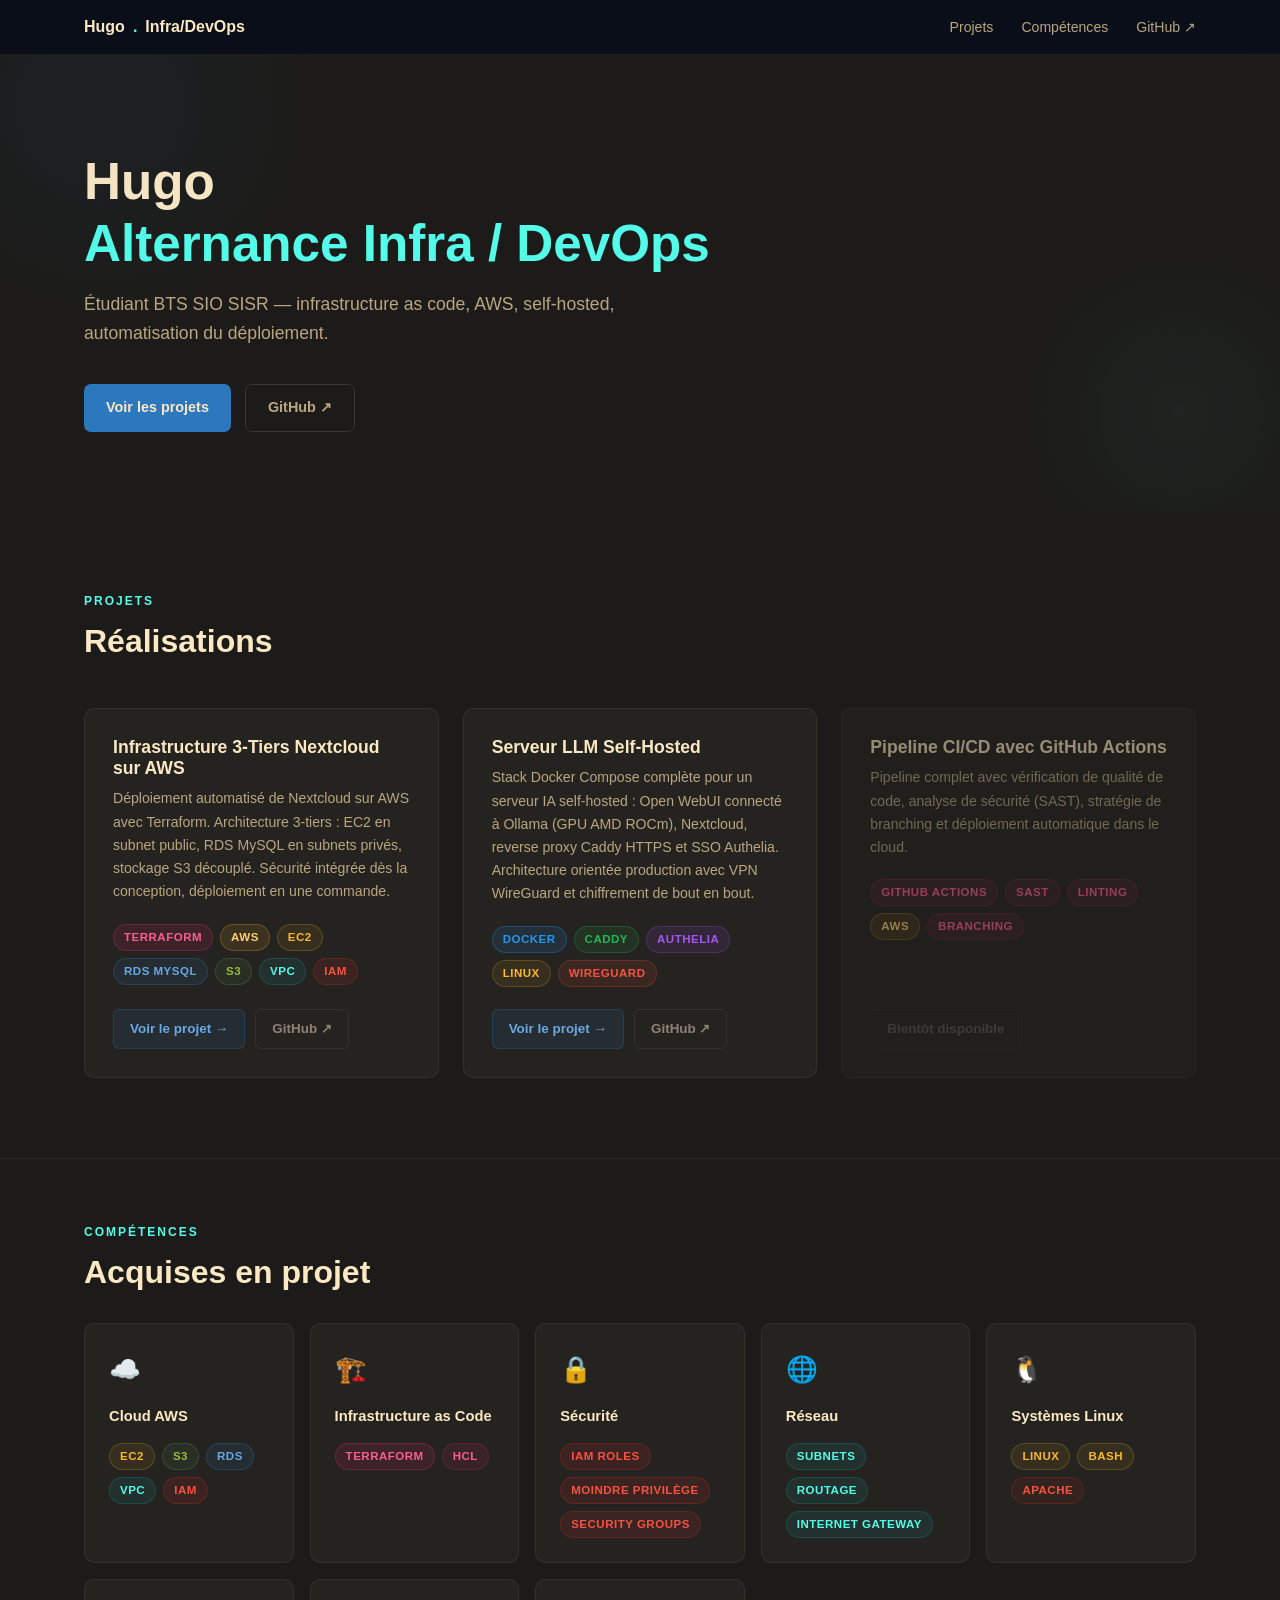
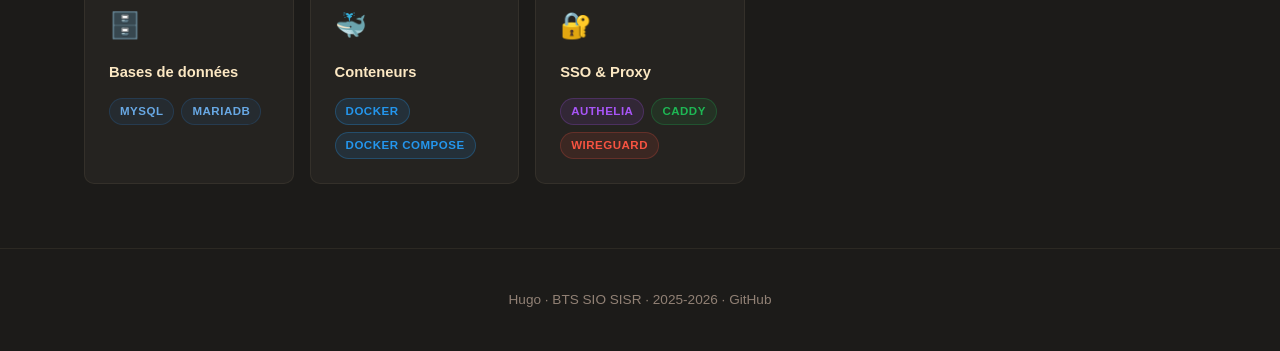
<file: index.html>
<!DOCTYPE html>
<html lang="fr">
<head>
  <meta charset="UTF-8" />
  <meta name="viewport" content="width=device-width, initial-scale=1.0" />
  <title>Hugo — Portfolio Alternance Infra / DevOps</title>
  <meta name="description" content="Portfolio Alternance Infra / DevOps — Infrastructure as code, AWS, self-hosted, automatisation." />
  <link rel="stylesheet" href="css/style.css" />
  <style>
    .skills-section { padding: 64px 0; border-top: 1px solid var(--border); }
    .skill-block {
      background: var(--bg-card);
      border: 1px solid var(--border);
      border-radius: var(--radius);
      padding: 24px;
      display: flex;
      flex-direction: column;
      gap: 14px;
      transition: all var(--transition);
    }
    .skill-block:hover { border-color: var(--border-hover); background: var(--bg-card-hover); }
    .skill-block-icon { font-size: 1.6rem; }
    .skill-block-title {
      font-size: 0.92rem;
      font-weight: 700;
      color: var(--text-primary);
    }
    .skill-blocks-grid {
      display: grid;
      grid-template-columns: repeat(auto-fill, minmax(200px, 1fr));
      gap: 16px;
    }
  </style>
</head>
<body>

  <!-- NAV -->
  <nav>
    <div class="container nav-inner">
      <span class="nav-logo">Hugo<span class="dot">.</span>Infra/DevOps</span>
      <ul class="nav-links">
        <li><a href="#projets">Projets</a></li>
        <li><a href="#competences">Compétences</a></li>
        <li><a href="https://github.com/HugoLeonardi" target="_blank" rel="noopener">GitHub ↗</a></li>
      </ul>
    </div>
  </nav>

  <!-- HERO -->
  <header class="hero">
    <div class="container">
      <h1>Hugo<br><span class="gradient">Alternance Infra / DevOps</span></h1>
      <p class="hero-sub">
        Étudiant BTS SIO SISR — infrastructure as code, AWS, self-hosted, automatisation du déploiement.
      </p>
      <div class="hero-actions">
        <a href="#projets" class="btn btn-primary">Voir les projets</a>
        <a href="https://github.com/HugoLeonardi" target="_blank" rel="noopener" class="btn btn-outline">GitHub ↗</a>
      </div>
    </div>
  </header>

  <!-- PROJETS -->
  <section id="projets">
    <div class="container">
      <div class="section-header">
        <p class="section-label">Projets</p>
        <h2>Réalisations</h2>
      </div>

      <div class="projects-grid">

        <!-- Projet 1 -->
        <article class="project-card">
          <h3 class="card-title">Infrastructure 3-Tiers Nextcloud sur AWS</h3>
          <p class="card-desc">
            Déploiement automatisé de Nextcloud sur AWS avec Terraform. Architecture
            3-tiers : EC2 en subnet public, RDS MySQL en subnets privés, stockage S3
            découplé. Sécurité intégrée dès la conception, déploiement en une commande.
          </p>
          <div class="card-tags">
            <div class="tags">
              <span class="tag tag-terraform">Terraform</span>
              <span class="tag tag-aws">AWS</span>
              <span class="tag tag-ec2">EC2</span>
              <span class="tag tag-rds">RDS MySQL</span>
              <span class="tag tag-s3">S3</span>
              <span class="tag tag-vpc">VPC</span>
              <span class="tag tag-iam">IAM</span>
            </div>
          </div>
          <div class="card-footer">
            <a href="projects/nextcloud-terraform.html" class="card-link card-link-primary">Voir le projet →</a>
            <a href="https://github.com/HugoLeonardi/Nextcloud-terraform" target="_blank" rel="noopener" class="card-link card-link-ghost">GitHub ↗</a>
          </div>
        </article>

        <!-- Projet 2 -->
        <article class="project-card">
          <h3 class="card-title">Serveur LLM Self-Hosted</h3>
          <p class="card-desc">
            Stack Docker Compose complète pour un serveur IA self-hosted : Open WebUI connecté
            à Ollama (GPU AMD ROCm), Nextcloud, reverse proxy Caddy HTTPS et SSO Authelia.
            Architecture orientée production avec VPN WireGuard et chiffrement de bout en bout.
          </p>
          <div class="card-tags">
            <div class="tags">
              <span class="tag tag-docker">Docker</span>
              <span class="tag tag-caddy">Caddy</span>
              <span class="tag tag-authelia">Authelia</span>
              <span class="tag tag-linux">Linux</span>
              <span class="tag tag-wireguard">WireGuard</span>
            </div>
          </div>
          <div class="card-footer">
            <a href="projects/llm-server.html" class="card-link card-link-primary">Voir le projet →</a>
            <a href="https://github.com/HugoLeonardi/llm-server" target="_blank" rel="noopener" class="card-link card-link-ghost">GitHub ↗</a>
          </div>
        </article>

        <!-- À venir : CI/CD -->
        <article class="project-card card-soon">
          <h3 class="card-title">Pipeline CI/CD avec GitHub Actions</h3>
          <p class="card-desc">
            Pipeline complet avec vérification de qualité de code, analyse de sécurité (SAST),
            stratégie de branching et déploiement automatique dans le cloud.
          </p>
          <div class="card-tags">
            <div class="tags">
              <span class="tag tag-iac">GitHub Actions</span>
              <span class="tag tag-iac">SAST</span>
              <span class="tag tag-iac">Linting</span>
              <span class="tag tag-aws">AWS</span>
              <span class="tag tag-iac">Branching</span>
            </div>
          </div>
          <div class="card-footer">
            <span class="card-link card-link-ghost" style="cursor:default;opacity:.5">Bientôt disponible</span>
          </div>
        </article>

      </div>
    </div>
  </section>

  <!-- COMPÉTENCES -->
  <section id="competences" class="skills-section">
    <div class="container">
      <div class="section-header" style="margin-bottom:32px;">
        <p class="section-label">Compétences</p>
        <h2>Acquises en projet</h2>
      </div>
      <div class="skill-blocks-grid">

        <div class="skill-block">
          <div class="skill-block-icon">☁️</div>
          <div class="skill-block-title">Cloud AWS</div>
          <div class="tags">
            <span class="tag tag-ec2">EC2</span>
            <span class="tag tag-s3">S3</span>
            <span class="tag tag-rds">RDS</span>
            <span class="tag tag-vpc">VPC</span>
            <span class="tag tag-iam">IAM</span>
          </div>
        </div>

        <div class="skill-block">
          <div class="skill-block-icon">🏗️</div>
          <div class="skill-block-title">Infrastructure as Code</div>
          <div class="tags">
            <span class="tag tag-terraform">Terraform</span>
            <span class="tag tag-iac">HCL</span>
          </div>
        </div>

        <div class="skill-block">
          <div class="skill-block-icon">🔒</div>
          <div class="skill-block-title">Sécurité</div>
          <div class="tags">
            <span class="tag tag-iam">IAM Roles</span>
            <span class="tag tag-iam">Moindre privilège</span>
            <span class="tag tag-iam">Security Groups</span>
          </div>
        </div>

        <div class="skill-block">
          <div class="skill-block-icon">🌐</div>
          <div class="skill-block-title">Réseau</div>
          <div class="tags">
            <span class="tag tag-vpc">Subnets</span>
            <span class="tag tag-vpc">Routage</span>
            <span class="tag tag-vpc">Internet Gateway</span>
          </div>
        </div>

        <div class="skill-block">
          <div class="skill-block-icon">🐧</div>
          <div class="skill-block-title">Systèmes Linux</div>
          <div class="tags">
            <span class="tag tag-linux">Linux</span>
            <span class="tag tag-linux">Bash</span>
            <span class="tag tag-apache">Apache</span>
          </div>
        </div>

        <div class="skill-block">
          <div class="skill-block-icon">🗄️</div>
          <div class="skill-block-title">Bases de données</div>
          <div class="tags">
            <span class="tag tag-mysql">MySQL</span>
            <span class="tag tag-mysql">MariaDB</span>
          </div>
        </div>

        <div class="skill-block">
          <div class="skill-block-icon">🐳</div>
          <div class="skill-block-title">Conteneurs</div>
          <div class="tags">
            <span class="tag tag-docker">Docker</span>
            <span class="tag tag-docker">Docker Compose</span>
          </div>
        </div>

        <div class="skill-block">
          <div class="skill-block-icon">🔐</div>
          <div class="skill-block-title">SSO &amp; Proxy</div>
          <div class="tags">
            <span class="tag tag-authelia">Authelia</span>
            <span class="tag tag-caddy">Caddy</span>
            <span class="tag tag-wireguard">WireGuard</span>
          </div>
        </div>

      </div>
    </div>
  </section>

  <!-- FOOTER -->
  <footer>
    <div class="container">
      <p>Hugo · BTS SIO SISR · 2025-2026 ·
        <a href="https://github.com/HugoLeonardi" target="_blank" rel="noopener">GitHub</a>
      </p>
    </div>
  </footer>

</body>
</html>
</file>
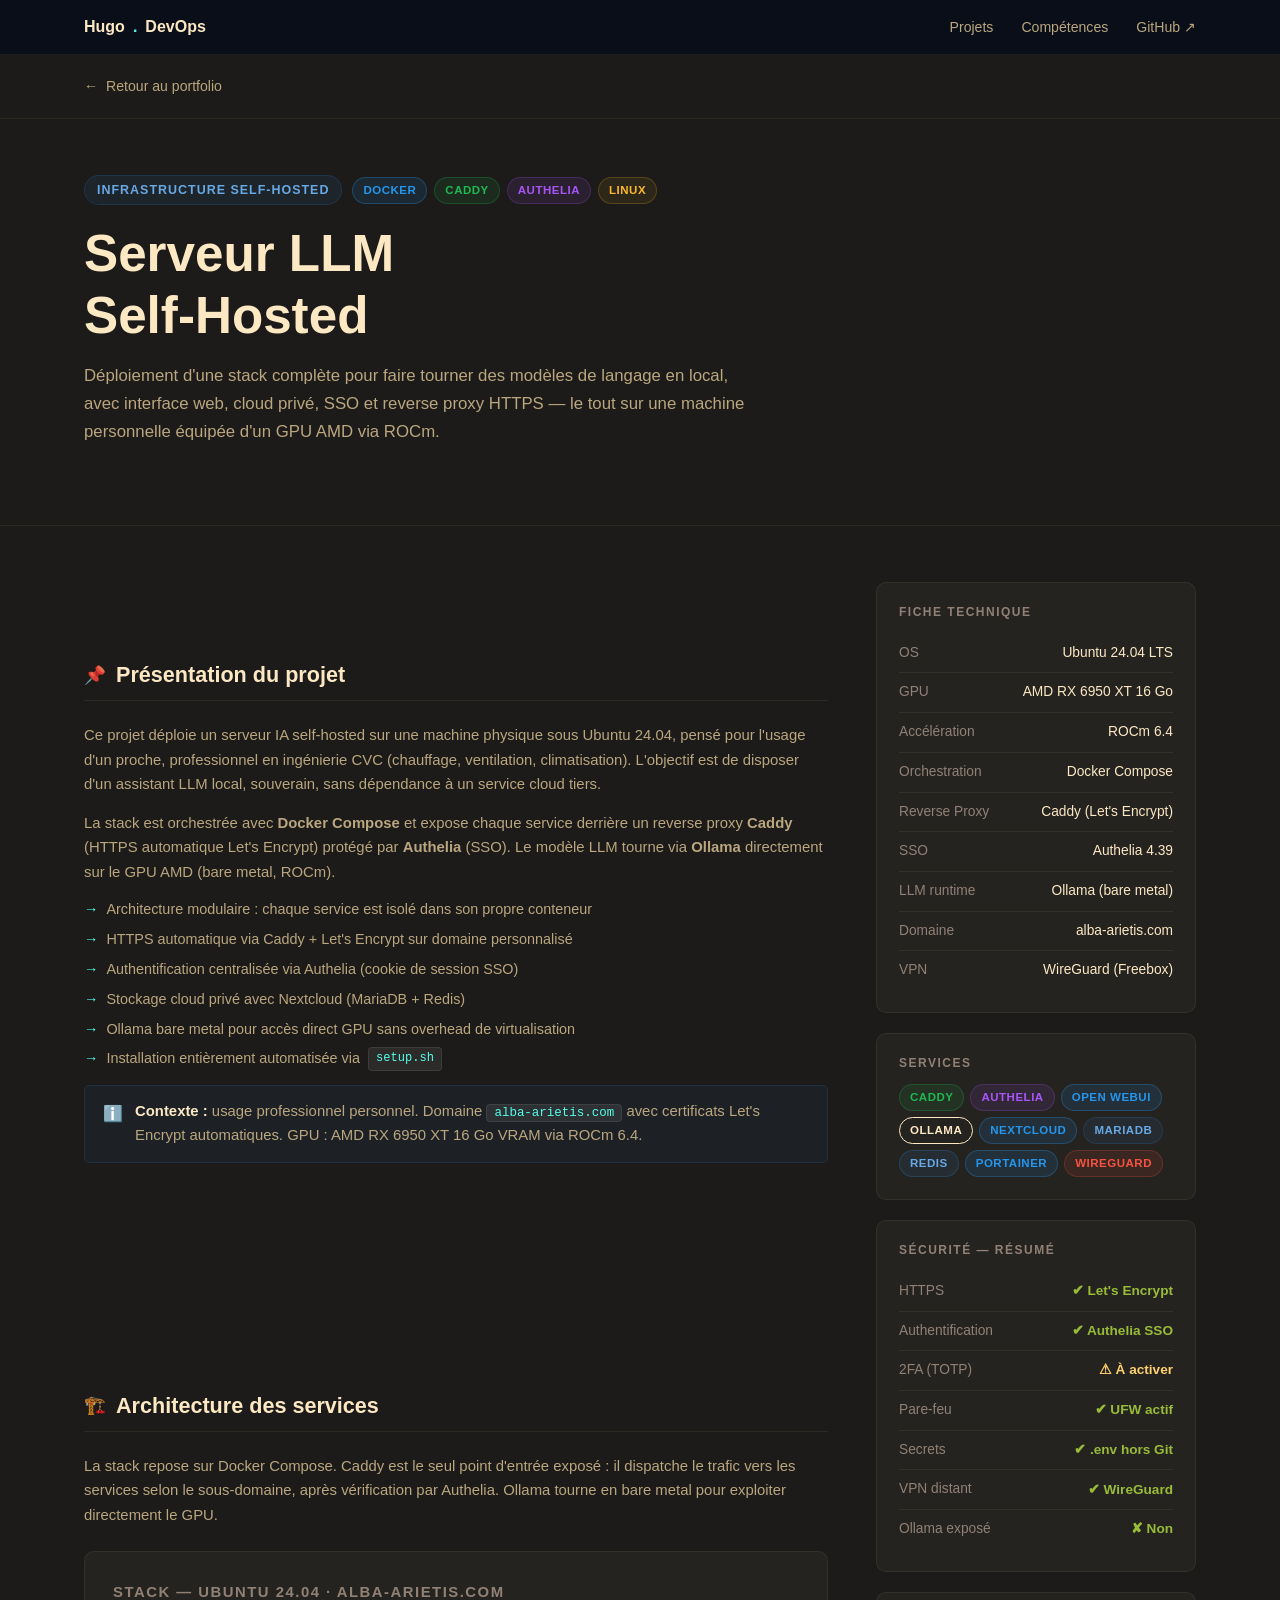
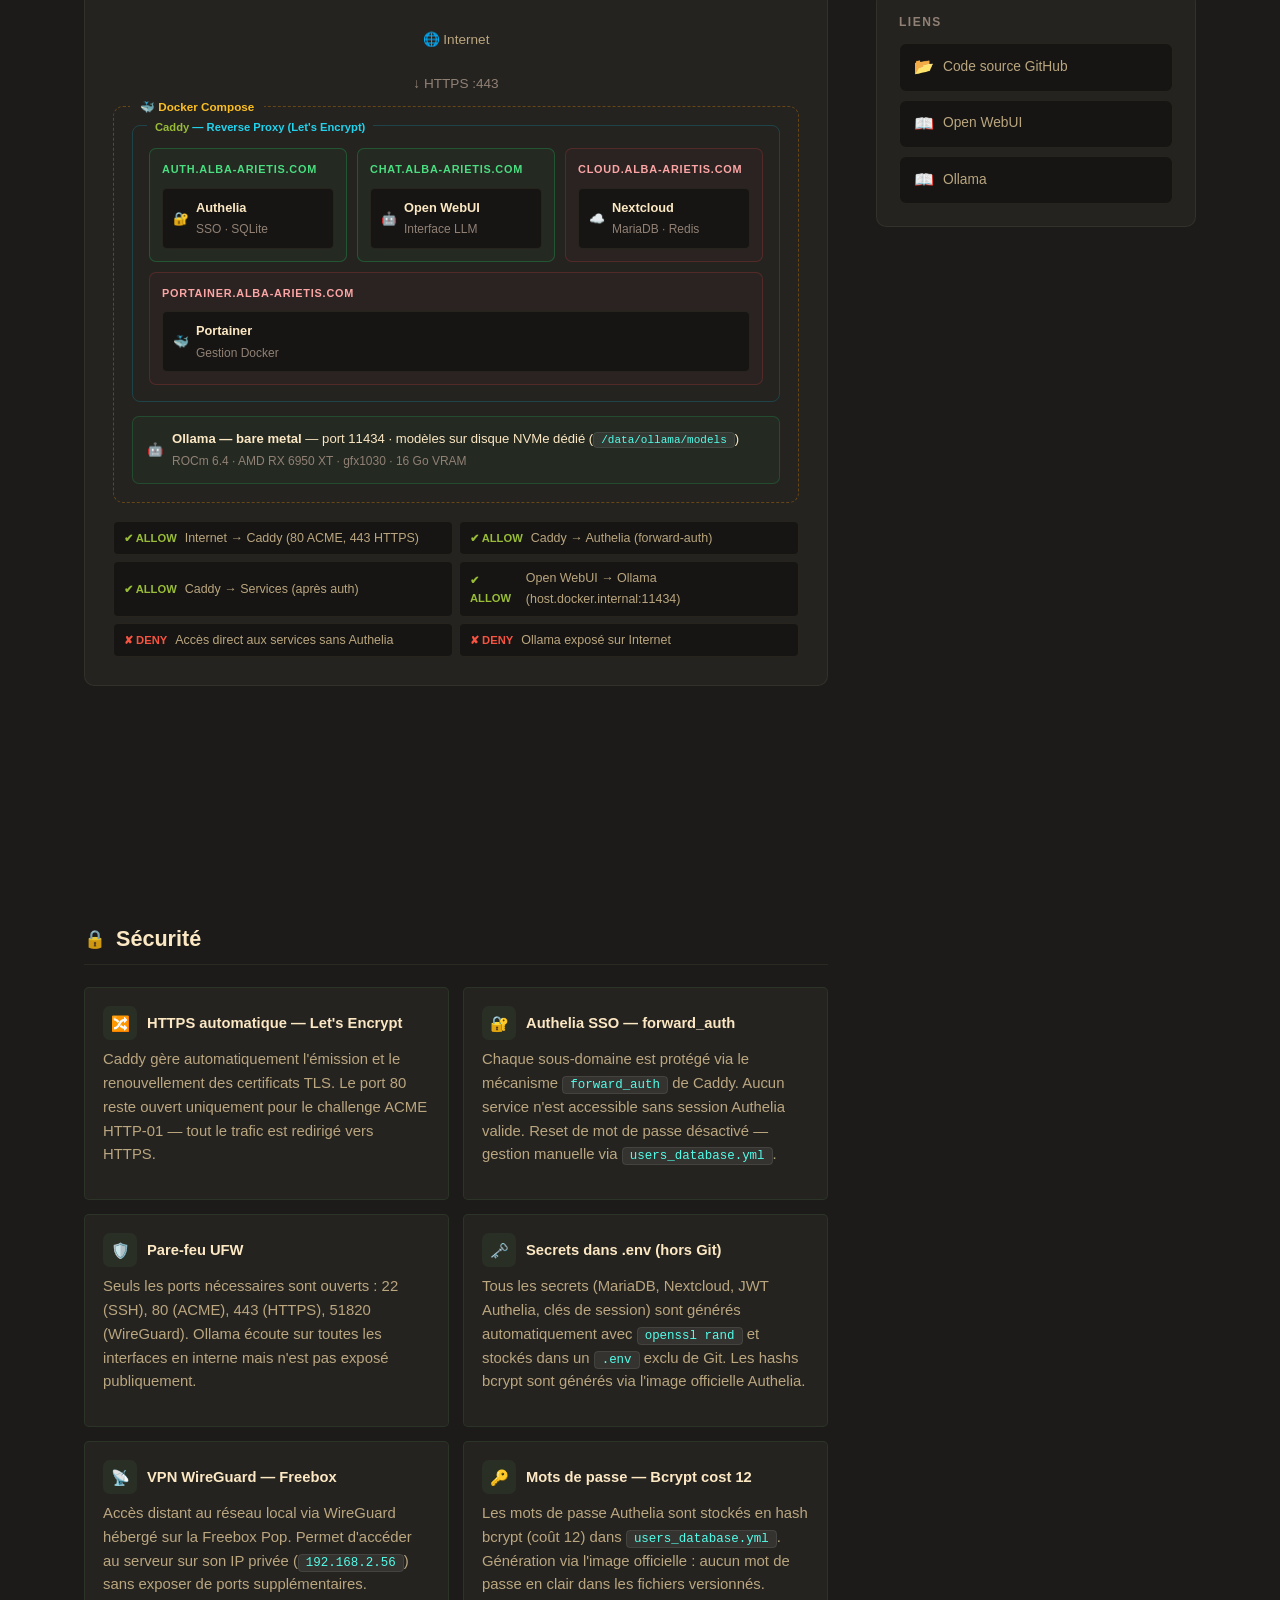
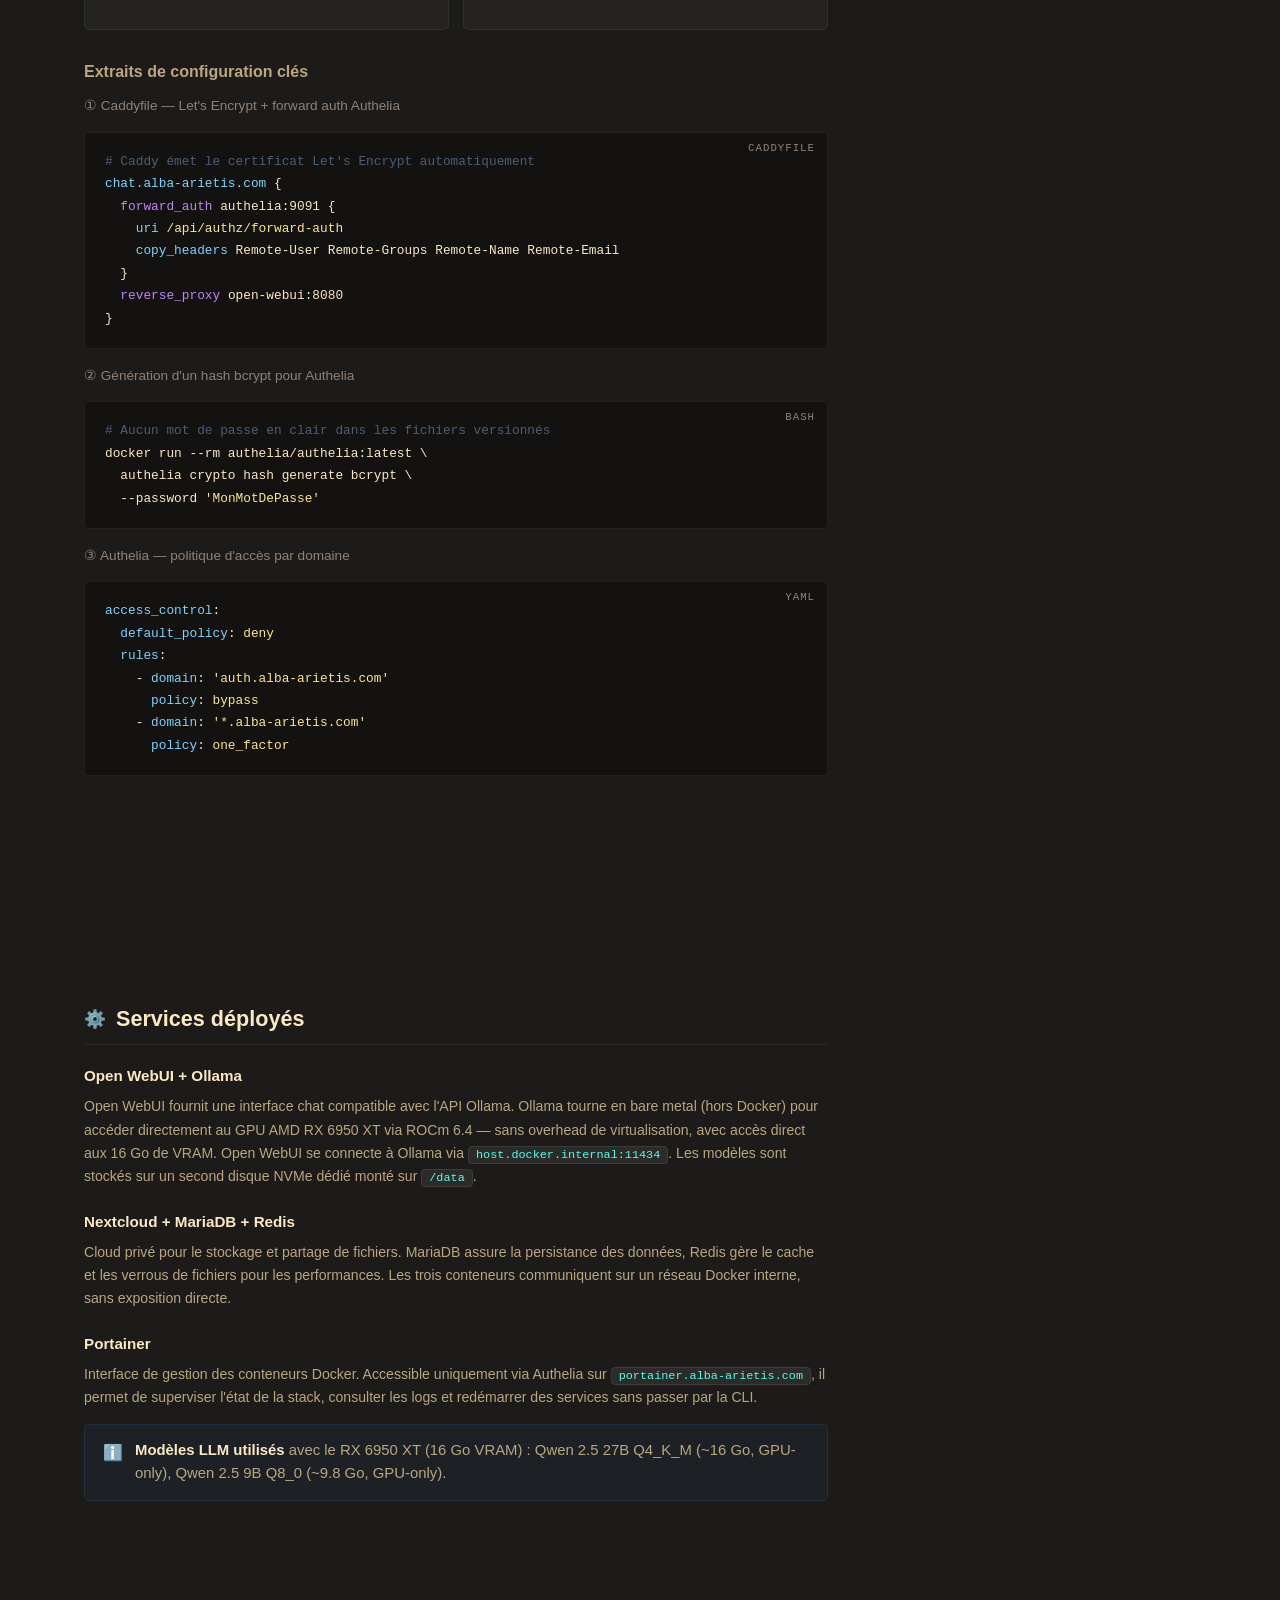
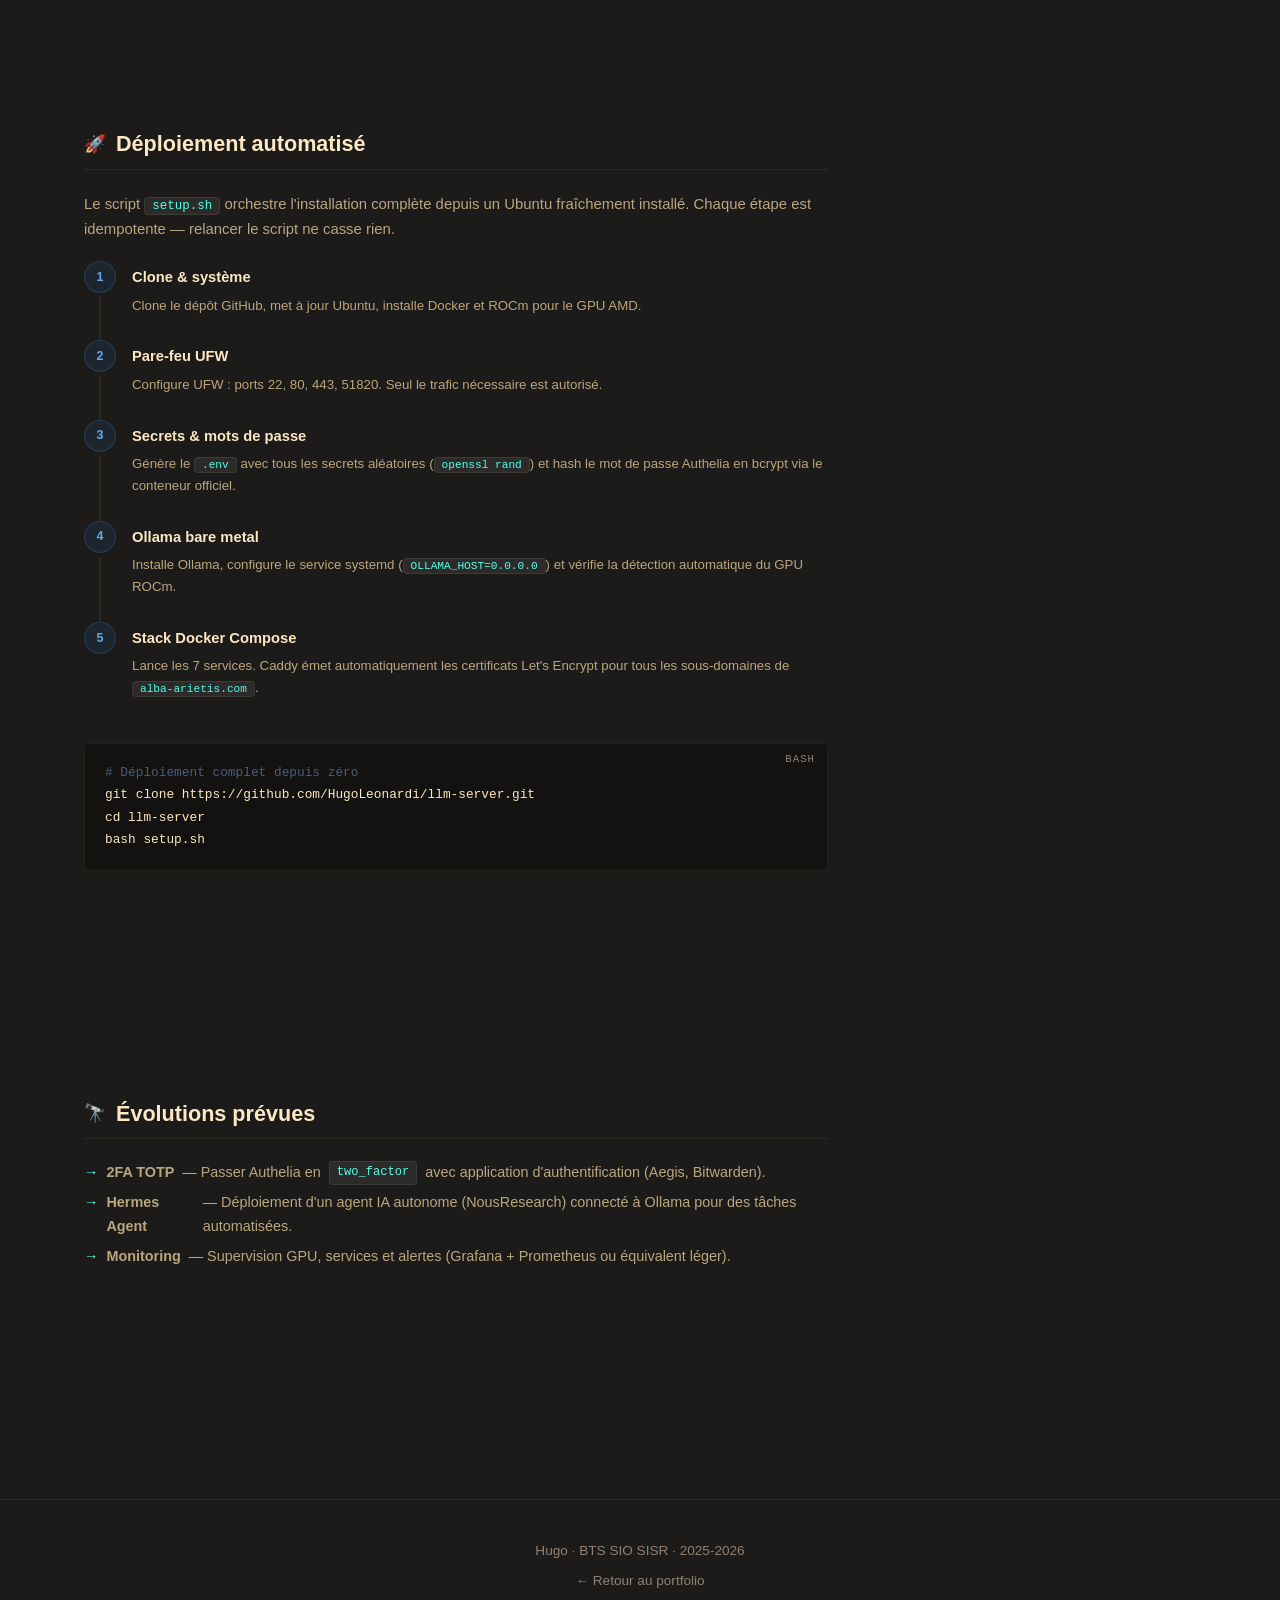
<file: projects/llm-server.html>
<!DOCTYPE html>
<html lang="fr">
<head>
  <meta charset="UTF-8" />
  <meta name="viewport" content="width=device-width, initial-scale=1.0" />
  <title>Serveur LLM Self-Hosted — Portfolio Hugo</title>
  <meta name="description" content="Stack Docker Compose self-hosted : Open WebUI + Ollama (AMD ROCm), Nextcloud, Caddy HTTPS, Authelia SSO, WireGuard VPN." />
  <link rel="stylesheet" href="../css/style.css" />
</head>
<body>

  <!-- ===== NAVIGATION ===== -->
  <nav>
    <div class="container nav-inner">
      <span class="nav-logo">Hugo<span class="dot">.</span>DevOps</span>
      <ul class="nav-links">
        <li><a href="../index.html#projets">Projets</a></li>
        <li><a href="../index.html#competences">Compétences</a></li>
        <li><a href="https://github.com/HugoLeonardi" target="_blank" rel="noopener">GitHub ↗</a></li>
      </ul>
    </div>
  </nav>

  <!-- ===== BACK ===== -->
  <div class="back-nav">
    <div class="container">
      <a href="../index.html" class="back-link">Retour au portfolio</a>
    </div>
  </div>

  <!-- ===== HERO ===== -->
  <header class="project-hero">
    <div class="container">
      <div class="project-meta">
        <span class="project-category">Infrastructure Self-Hosted</span>
        <div class="tags">
          <span class="tag tag-docker">Docker</span>
          <span class="tag tag-caddy">Caddy</span>
          <span class="tag tag-authelia">Authelia</span>
          <span class="tag tag-linux">Linux</span>
        </div>
      </div>
      <h1>Serveur LLM<br>Self-Hosted</h1>
      <p class="lead">
        Déploiement d'une stack complète pour faire tourner des modèles de langage en local,
        avec interface web, cloud privé, SSO et reverse proxy HTTPS — le tout sur une machine
        personnelle équipée d'un GPU AMD via ROCm.
      </p>
    </div>
  </header>

  <!-- ===== BODY ===== -->
  <main class="project-body">
    <div class="container content-grid">

      <!-- ========== CONTENU PRINCIPAL ========== -->
      <div class="main-col">

        <!-- PRÉSENTATION -->
        <section class="content-section">
          <h2><span class="s-icon">📌</span> Présentation du projet</h2>
          <p>
            Ce projet déploie un serveur IA self-hosted sur une machine physique sous Ubuntu 24.04,
            pensé pour l'usage d'un proche, professionnel en ingénierie CVC (chauffage, ventilation, climatisation).
            L'objectif est de disposer d'un assistant LLM local, souverain, sans dépendance à un
            service cloud tiers.
          </p>
          <p>
            La stack est orchestrée avec <strong>Docker Compose</strong> et expose chaque service
            derrière un reverse proxy <strong>Caddy</strong> (HTTPS automatique Let's Encrypt) protégé par
            <strong>Authelia</strong> (SSO). Le modèle LLM tourne via
            <strong>Ollama</strong> directement sur le GPU AMD (bare metal, ROCm).
          </p>
          <ul class="prose">
            <li>Architecture modulaire : chaque service est isolé dans son propre conteneur</li>
            <li>HTTPS automatique via Caddy + Let's Encrypt sur domaine personnalisé</li>
            <li>Authentification centralisée via Authelia (cookie de session SSO)</li>
            <li>Stockage cloud privé avec Nextcloud (MariaDB + Redis)</li>
            <li>Ollama bare metal pour accès direct GPU sans overhead de virtualisation</li>
            <li>Installation entièrement automatisée via <code>setup.sh</code></li>
          </ul>
          <div class="callout callout-info">
            <span class="callout-icon">ℹ️</span>
            <p><strong>Contexte :</strong> usage professionnel personnel. Domaine <code>alba-arietis.com</code>
            avec certificats Let's Encrypt automatiques.
            GPU : AMD RX 6950 XT 16 Go VRAM via ROCm 6.4.</p>
          </div>
        </section>

        <!-- ARCHITECTURE -->
        <section class="content-section">
          <h2><span class="s-icon">🏗️</span> Architecture des services</h2>
          <p>
            La stack repose sur Docker Compose. Caddy est le seul point d'entrée exposé :
            il dispatche le trafic vers les services selon le sous-domaine, après vérification
            par Authelia. Ollama tourne en bare metal pour exploiter directement le GPU.
          </p>

          <div class="arch-diagram">
            <p class="arch-title">Stack — Ubuntu 24.04 · alba-arietis.com</p>

            <div class="arch-internet">
              🌐 Internet
            </div>
            <div style="text-align:center;color:var(--text-muted);font-size:0.85rem;margin-bottom:10px;">
              ↓ HTTPS :443
            </div>

            <div class="arch-aws">
              <div class="arch-aws-label">🐳 Docker Compose</div>

              <div class="arch-vpc">
                <div class="arch-vpc-label">
                  <span style="color:var(--accent-green);">Caddy</span> — Reverse Proxy (Let's Encrypt)
                </div>
                <div class="arch-row" style="flex-wrap:wrap;gap:10px;">

                  <div class="arch-subnet arch-subnet-public" style="flex:1;min-width:160px;">
                    <div class="arch-subnet-label">auth.alba-arietis.com</div>
                    <div class="arch-svc">
                      <span>🔐</span>
                      <div>
                        <strong>Authelia</strong><br>
                        <span style="font-size:0.75rem;color:var(--text-muted)">SSO · SQLite</span>
                      </div>
                    </div>
                  </div>

                  <div class="arch-subnet arch-subnet-public" style="flex:1;min-width:160px;">
                    <div class="arch-subnet-label">chat.alba-arietis.com</div>
                    <div class="arch-svc">
                      <span>🤖</span>
                      <div>
                        <strong>Open WebUI</strong><br>
                        <span style="font-size:0.75rem;color:var(--text-muted)">Interface LLM</span>
                      </div>
                    </div>
                  </div>

                  <div class="arch-subnet arch-subnet-private" style="flex:1;min-width:160px;">
                    <div class="arch-subnet-label">cloud.alba-arietis.com</div>
                    <div class="arch-svc">
                      <span>☁️</span>
                      <div>
                        <strong>Nextcloud</strong><br>
                        <span style="font-size:0.75rem;color:var(--text-muted)">MariaDB · Redis</span>
                      </div>
                    </div>
                  </div>

                  <div class="arch-subnet arch-subnet-private" style="flex:1;min-width:160px;">
                    <div class="arch-subnet-label">portainer.alba-arietis.com</div>
                    <div class="arch-svc">
                      <span>🐳</span>
                      <div>
                        <strong>Portainer</strong><br>
                        <span style="font-size:0.75rem;color:var(--text-muted)">Gestion Docker</span>
                      </div>
                    </div>
                  </div>

                </div>
              </div>

              <div class="arch-s3" style="margin-top:10px;">
                <span>🤖</span>
                <div>
                  <strong>Ollama — bare metal</strong> — port 11434 · modèles sur disque NVMe dédié (<code>/data/ollama/models</code>)<br>
                  <span style="font-size:0.75rem;color:var(--text-muted)">
                    ROCm 6.4 · AMD RX 6950 XT · gfx1030 · 16 Go VRAM
                  </span>
                </div>
              </div>
            </div>

            <div class="arch-flows" style="margin-top:18px;">
              <div class="arch-flow-item"><span class="flow-allow">✔ ALLOW</span> Internet → Caddy (80 ACME, 443 HTTPS)</div>
              <div class="arch-flow-item"><span class="flow-allow">✔ ALLOW</span> Caddy → Authelia (forward-auth)</div>
              <div class="arch-flow-item"><span class="flow-allow">✔ ALLOW</span> Caddy → Services (après auth)</div>
              <div class="arch-flow-item"><span class="flow-allow">✔ ALLOW</span> Open WebUI → Ollama (host.docker.internal:11434)</div>
              <div class="arch-flow-item"><span class="flow-deny">✘ DENY</span> Accès direct aux services sans Authelia</div>
              <div class="arch-flow-item"><span class="flow-deny">✘ DENY</span> Ollama exposé sur Internet</div>
            </div>
          </div>
        </section>

        <!-- SÉCURITÉ -->
        <section class="content-section">
          <h2><span class="s-icon">🔒</span> Sécurité</h2>

          <div class="security-grid">
            <div class="sec-card">
              <div class="sec-head">
                <div class="sec-icon">🔀</div>
                <div class="sec-title">HTTPS automatique — Let's Encrypt</div>
              </div>
              <p class="sec-desc">
                Caddy gère automatiquement l'émission et le renouvellement des certificats
                TLS. Le port 80 reste ouvert uniquement pour le challenge ACME HTTP-01 —
                tout le trafic est redirigé vers HTTPS.
              </p>
            </div>

            <div class="sec-card">
              <div class="sec-head">
                <div class="sec-icon">🔐</div>
                <div class="sec-title">Authelia SSO — forward_auth</div>
              </div>
              <p class="sec-desc">
                Chaque sous-domaine est protégé via le mécanisme <code>forward_auth</code>
                de Caddy. Aucun service n'est accessible sans session Authelia valide.
                Reset de mot de passe désactivé — gestion manuelle via <code>users_database.yml</code>.
              </p>
            </div>

            <div class="sec-card">
              <div class="sec-head">
                <div class="sec-icon">🛡️</div>
                <div class="sec-title">Pare-feu UFW</div>
              </div>
              <p class="sec-desc">
                Seuls les ports nécessaires sont ouverts : 22 (SSH), 80 (ACME), 443 (HTTPS),
                51820 (WireGuard). Ollama écoute sur toutes les interfaces en interne
                mais n'est pas exposé publiquement.
              </p>
            </div>

            <div class="sec-card">
              <div class="sec-head">
                <div class="sec-icon">🗝️</div>
                <div class="sec-title">Secrets dans .env (hors Git)</div>
              </div>
              <p class="sec-desc">
                Tous les secrets (MariaDB, Nextcloud, JWT Authelia, clés de session)
                sont générés automatiquement avec <code>openssl rand</code> et stockés
                dans un <code>.env</code> exclu de Git. Les hashs bcrypt sont générés
                via l'image officielle Authelia.
              </p>
            </div>

            <div class="sec-card">
              <div class="sec-head">
                <div class="sec-icon">📡</div>
                <div class="sec-title">VPN WireGuard — Freebox</div>
              </div>
              <p class="sec-desc">
                Accès distant au réseau local via WireGuard hébergé sur la Freebox Pop.
                Permet d'accéder au serveur sur son IP privée (<code>192.168.2.56</code>)
                sans exposer de ports supplémentaires.
              </p>
            </div>

            <div class="sec-card">
              <div class="sec-head">
                <div class="sec-icon">🔑</div>
                <div class="sec-title">Mots de passe — Bcrypt cost 12</div>
              </div>
              <p class="sec-desc">
                Les mots de passe Authelia sont stockés en hash bcrypt (coût 12) dans
                <code>users_database.yml</code>. Génération via l'image officielle :
                aucun mot de passe en clair dans les fichiers versionnés.
              </p>
            </div>
          </div>

          <h3 style="margin-top:32px;margin-bottom:14px;font-size:1rem;color:var(--text-secondary);">
            Extraits de configuration clés
          </h3>

          <p style="font-size:0.85rem;color:var(--text-muted);margin-bottom:4px;">
            ① Caddyfile — Let's Encrypt + forward auth Authelia
          </p>
          <div class="code-block">
            <span class="code-lang">caddyfile</span>
            <pre><span class="code-comment"># Caddy émet le certificat Let's Encrypt automatiquement</span>
<span class="code-key">chat.alba-arietis.com</span> {
  <span class="code-fn">forward_auth</span> authelia:9091 {
    <span class="code-key">uri</span> <span class="code-str">/api/authz/forward-auth</span>
    <span class="code-key">copy_headers</span> Remote-User Remote-Groups Remote-Name Remote-Email
  }
  <span class="code-fn">reverse_proxy</span> open-webui:8080
}</pre>
          </div>

          <p style="font-size:0.85rem;color:var(--text-muted);margin-bottom:4px;margin-top:16px;">
            ② Génération d'un hash bcrypt pour Authelia
          </p>
          <div class="code-block">
            <span class="code-lang">bash</span>
            <pre><span class="code-comment"># Aucun mot de passe en clair dans les fichiers versionnés</span>
docker run --rm authelia/authelia:latest \
  authelia crypto hash generate bcrypt \
  --password <span class="code-str">'MonMotDePasse'</span></pre>
          </div>

          <p style="font-size:0.85rem;color:var(--text-muted);margin-bottom:4px;margin-top:16px;">
            ③ Authelia — politique d'accès par domaine
          </p>
          <div class="code-block">
            <span class="code-lang">yaml</span>
            <pre><span class="code-key">access_control</span>:
  <span class="code-key">default_policy</span>: <span class="code-str">deny</span>
  <span class="code-key">rules</span>:
    - <span class="code-key">domain</span>: <span class="code-str">'auth.alba-arietis.com'</span>
      <span class="code-key">policy</span>: <span class="code-str">bypass</span>
    - <span class="code-key">domain</span>: <span class="code-str">'*.alba-arietis.com'</span>
      <span class="code-key">policy</span>: <span class="code-str">one_factor</span></pre>
          </div>
        </section>

        <!-- SERVICES -->
        <section class="content-section">
          <h2><span class="s-icon">⚙️</span> Services déployés</h2>

          <h3 style="margin-bottom:10px;font-size:0.95rem;">Open WebUI + Ollama</h3>
          <p style="font-size:0.88rem;">
            Open WebUI fournit une interface chat compatible avec l'API Ollama. Ollama tourne
            en bare metal (hors Docker) pour accéder directement au GPU AMD RX 6950 XT via
            ROCm 6.4 — sans overhead de virtualisation, avec accès direct aux 16 Go de VRAM.
            Open WebUI se connecte à Ollama via <code>host.docker.internal:11434</code>.
            Les modèles sont stockés sur un second disque NVMe dédié monté sur <code>/data</code>.
          </p>

          <h3 style="margin-bottom:10px;margin-top:24px;font-size:0.95rem;">Nextcloud + MariaDB + Redis</h3>
          <p style="font-size:0.88rem;">
            Cloud privé pour le stockage et partage de fichiers. MariaDB assure la persistance
            des données, Redis gère le cache et les verrous de fichiers pour les performances.
            Les trois conteneurs communiquent sur un réseau Docker interne, sans exposition directe.
          </p>

          <h3 style="margin-bottom:10px;margin-top:24px;font-size:0.95rem;">Portainer</h3>
          <p style="font-size:0.88rem;">
            Interface de gestion des conteneurs Docker. Accessible uniquement via Authelia
            sur <code>portainer.alba-arietis.com</code>, il permet de superviser l'état
            de la stack, consulter les logs et redémarrer des services sans passer par la CLI.
          </p>

          <div class="callout callout-info">
            <span class="callout-icon">ℹ️</span>
            <p><strong>Modèles LLM utilisés</strong> avec le RX 6950 XT (16 Go VRAM) :
            Qwen 2.5 27B Q4_K_M (~16 Go, GPU-only), Qwen 2.5 9B Q8_0 (~9.8 Go, GPU-only).</p>
          </div>
        </section>

        <!-- DÉPLOIEMENT -->
        <section class="content-section">
          <h2><span class="s-icon">🚀</span> Déploiement automatisé</h2>
          <p>
            Le script <code>setup.sh</code> orchestre l'installation complète depuis un Ubuntu
            fraîchement installé. Chaque étape est idempotente — relancer le script ne casse rien.
          </p>

          <div class="steps">
            <div class="step">
              <div class="step-num">1</div>
              <div class="step-body">
                <div class="step-title">Clone & système</div>
                <div class="step-desc">
                  Clone le dépôt GitHub, met à jour Ubuntu, installe Docker et ROCm pour le GPU AMD.
                </div>
              </div>
            </div>
            <div class="step">
              <div class="step-num">2</div>
              <div class="step-body">
                <div class="step-title">Pare-feu UFW</div>
                <div class="step-desc">
                  Configure UFW : ports 22, 80, 443, 51820. Seul le trafic nécessaire est autorisé.
                </div>
              </div>
            </div>
            <div class="step">
              <div class="step-num">3</div>
              <div class="step-body">
                <div class="step-title">Secrets & mots de passe</div>
                <div class="step-desc">
                  Génère le <code>.env</code> avec tous les secrets aléatoires (<code>openssl rand</code>)
                  et hash le mot de passe Authelia en bcrypt via le conteneur officiel.
                </div>
              </div>
            </div>
            <div class="step">
              <div class="step-num">4</div>
              <div class="step-body">
                <div class="step-title">Ollama bare metal</div>
                <div class="step-desc">
                  Installe Ollama, configure le service systemd (<code>OLLAMA_HOST=0.0.0.0</code>)
                  et vérifie la détection automatique du GPU ROCm.
                </div>
              </div>
            </div>
            <div class="step">
              <div class="step-num">5</div>
              <div class="step-body">
                <div class="step-title">Stack Docker Compose</div>
                <div class="step-desc">
                  Lance les 7 services. Caddy émet automatiquement les certificats Let's Encrypt
                  pour tous les sous-domaines de <code>alba-arietis.com</code>.
                </div>
              </div>
            </div>
          </div>

          <div class="code-block" style="margin-top:20px;">
            <span class="code-lang">bash</span>
            <pre><span class="code-comment"># Déploiement complet depuis zéro</span>
git clone https://github.com/HugoLeonardi/llm-server.git
cd llm-server
bash setup.sh</pre>
          </div>
        </section>

        <!-- PROCHAINES ÉTAPES -->
        <section class="content-section">
          <h2><span class="s-icon">🔭</span> Évolutions prévues</h2>
          <ul class="prose">
            <li>
              <strong>2FA TOTP</strong> — Passer Authelia en <code>two_factor</code>
              avec application d'authentification (Aegis, Bitwarden).
            </li>
            <li>
              <strong>Hermes Agent</strong> — Déploiement d'un agent IA autonome
              (NousResearch) connecté à Ollama pour des tâches automatisées.
            </li>
            <li>
              <strong>Monitoring</strong> — Supervision GPU, services et alertes
              (Grafana + Prometheus ou équivalent léger).
            </li>
          </ul>
        </section>

      </div><!-- / main-col -->

      <!-- ========== SIDEBAR ========== -->
      <aside class="sidebar">

        <div class="sidebar-card">
          <h4>Fiche technique</h4>
          <div class="s-list">
            <div class="s-item"><span class="s-key">OS</span><span class="s-val">Ubuntu 24.04 LTS</span></div>
            <div class="s-item"><span class="s-key">GPU</span><span class="s-val">AMD RX 6950 XT 16 Go</span></div>
            <div class="s-item"><span class="s-key">Accélération</span><span class="s-val">ROCm 6.4</span></div>
            <div class="s-item"><span class="s-key">Orchestration</span><span class="s-val">Docker Compose</span></div>
            <div class="s-item"><span class="s-key">Reverse Proxy</span><span class="s-val">Caddy (Let's Encrypt)</span></div>
            <div class="s-item"><span class="s-key">SSO</span><span class="s-val">Authelia 4.39</span></div>
            <div class="s-item"><span class="s-key">LLM runtime</span><span class="s-val">Ollama (bare metal)</span></div>
            <div class="s-item"><span class="s-key">Domaine</span><span class="s-val">alba-arietis.com</span></div>
            <div class="s-item"><span class="s-key">VPN</span><span class="s-val">WireGuard (Freebox)</span></div>
          </div>
        </div>

        <div class="sidebar-card">
          <h4>Services</h4>
          <div class="tags" style="gap:6px;">
            <span class="tag tag-caddy">Caddy</span>
            <span class="tag tag-authelia">Authelia</span>
            <span class="tag tag-docker">Open WebUI</span>
            <span class="tag tag-ollama">Ollama</span>
            <span class="tag tag-docker">Nextcloud</span>
            <span class="tag tag-mysql">MariaDB</span>
            <span class="tag tag-rds">Redis</span>
            <span class="tag tag-docker">Portainer</span>
            <span class="tag tag-wireguard">WireGuard</span>
          </div>
        </div>

        <div class="sidebar-card">
          <h4>Sécurité — Résumé</h4>
          <div class="s-list">
            <div class="s-item">
              <span class="s-key">HTTPS</span>
              <span style="color:var(--accent-green);font-weight:700;font-size:0.85rem;">✔ Let's Encrypt</span>
            </div>
            <div class="s-item">
              <span class="s-key">Authentification</span>
              <span style="color:var(--accent-green);font-weight:700;font-size:0.85rem;">✔ Authelia SSO</span>
            </div>
            <div class="s-item">
              <span class="s-key">2FA (TOTP)</span>
              <span style="color:var(--accent-orange);font-weight:700;font-size:0.85rem;">⚠ À activer</span>
            </div>
            <div class="s-item">
              <span class="s-key">Pare-feu</span>
              <span style="color:var(--accent-green);font-weight:700;font-size:0.85rem;">✔ UFW actif</span>
            </div>
            <div class="s-item">
              <span class="s-key">Secrets</span>
              <span style="color:var(--accent-green);font-weight:700;font-size:0.85rem;">✔ .env hors Git</span>
            </div>
            <div class="s-item">
              <span class="s-key">VPN distant</span>
              <span style="color:var(--accent-green);font-weight:700;font-size:0.85rem;">✔ WireGuard</span>
            </div>
            <div class="s-item">
              <span class="s-key">Ollama exposé</span>
              <span style="color:var(--accent-green);font-weight:700;font-size:0.85rem;">✘ Non</span>
            </div>
          </div>
        </div>

        <div class="sidebar-card">
          <h4>Liens</h4>
          <div class="sidebar-links">
            <a href="https://github.com/HugoLeonardi/llm-server" target="_blank" rel="noopener" class="sidebar-link">
              <span class="link-icon">📂</span> Code source GitHub
            </a>
            <a href="https://openwebui.com" target="_blank" rel="noopener" class="sidebar-link">
              <span class="link-icon">📖</span> Open WebUI
            </a>
            <a href="https://ollama.com" target="_blank" rel="noopener" class="sidebar-link">
              <span class="link-icon">📖</span> Ollama
            </a>
          </div>
        </div>

      </aside>

    </div><!-- / content-grid -->
  </main>

  <!-- ===== FOOTER ===== -->
  <footer>
    <div class="container">
      <p>Hugo · BTS SIO SISR · 2025-2026</p>
      <p style="margin-top:8px;">
        <a href="../index.html">← Retour au portfolio</a>
      </p>
    </div>
  </footer>

</body>
</html>
</file>
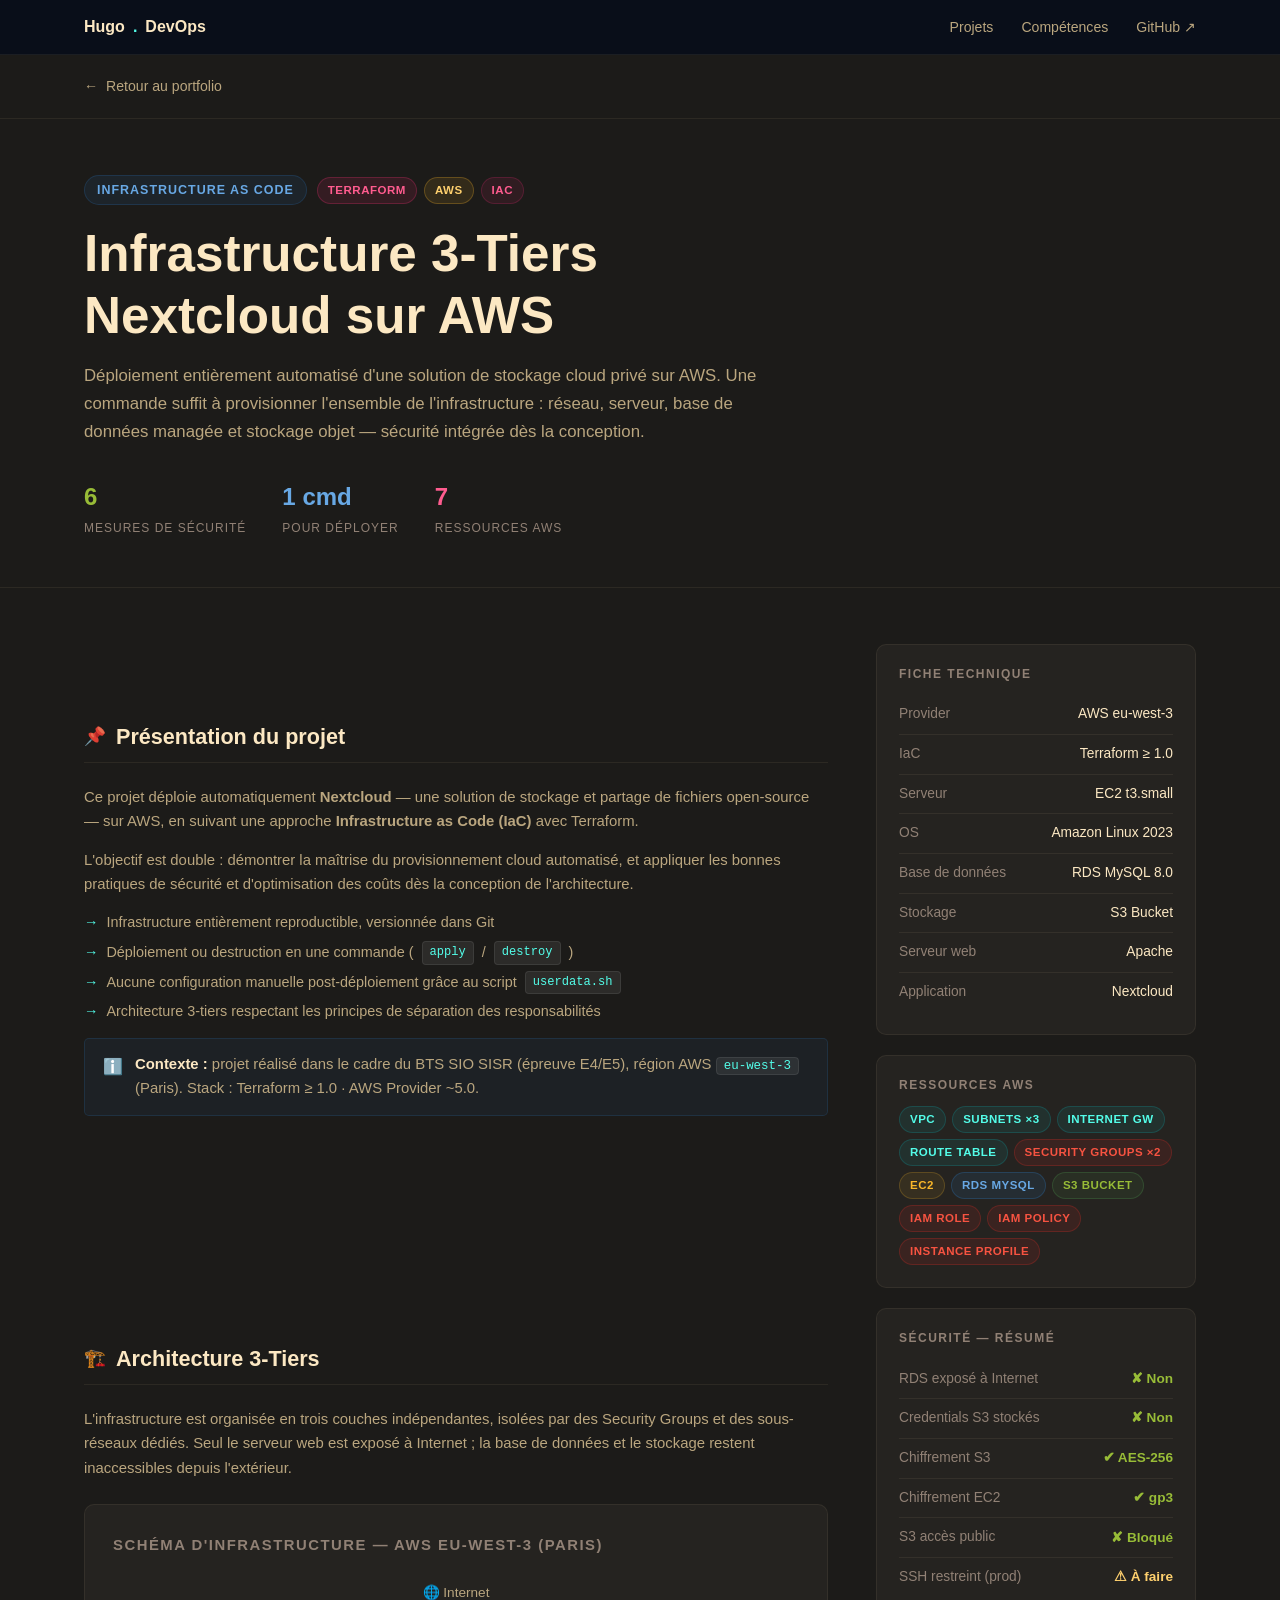
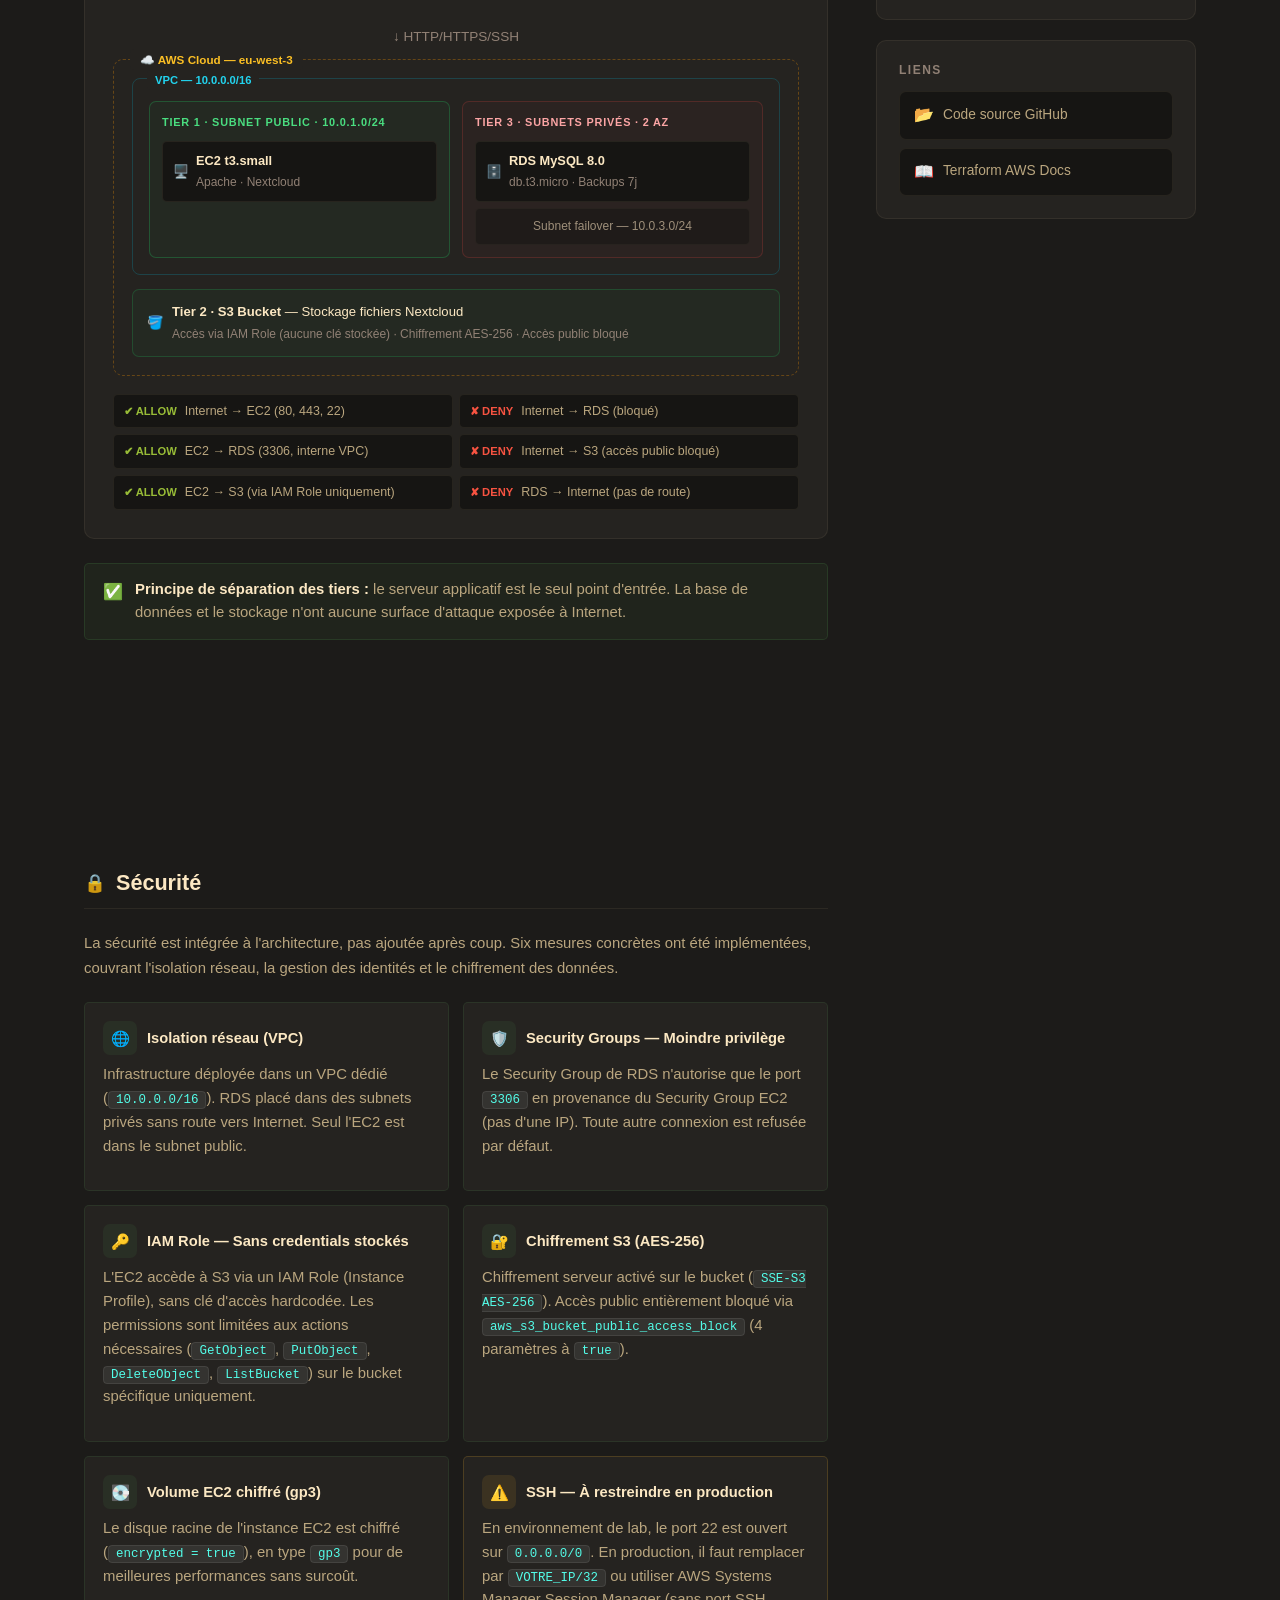
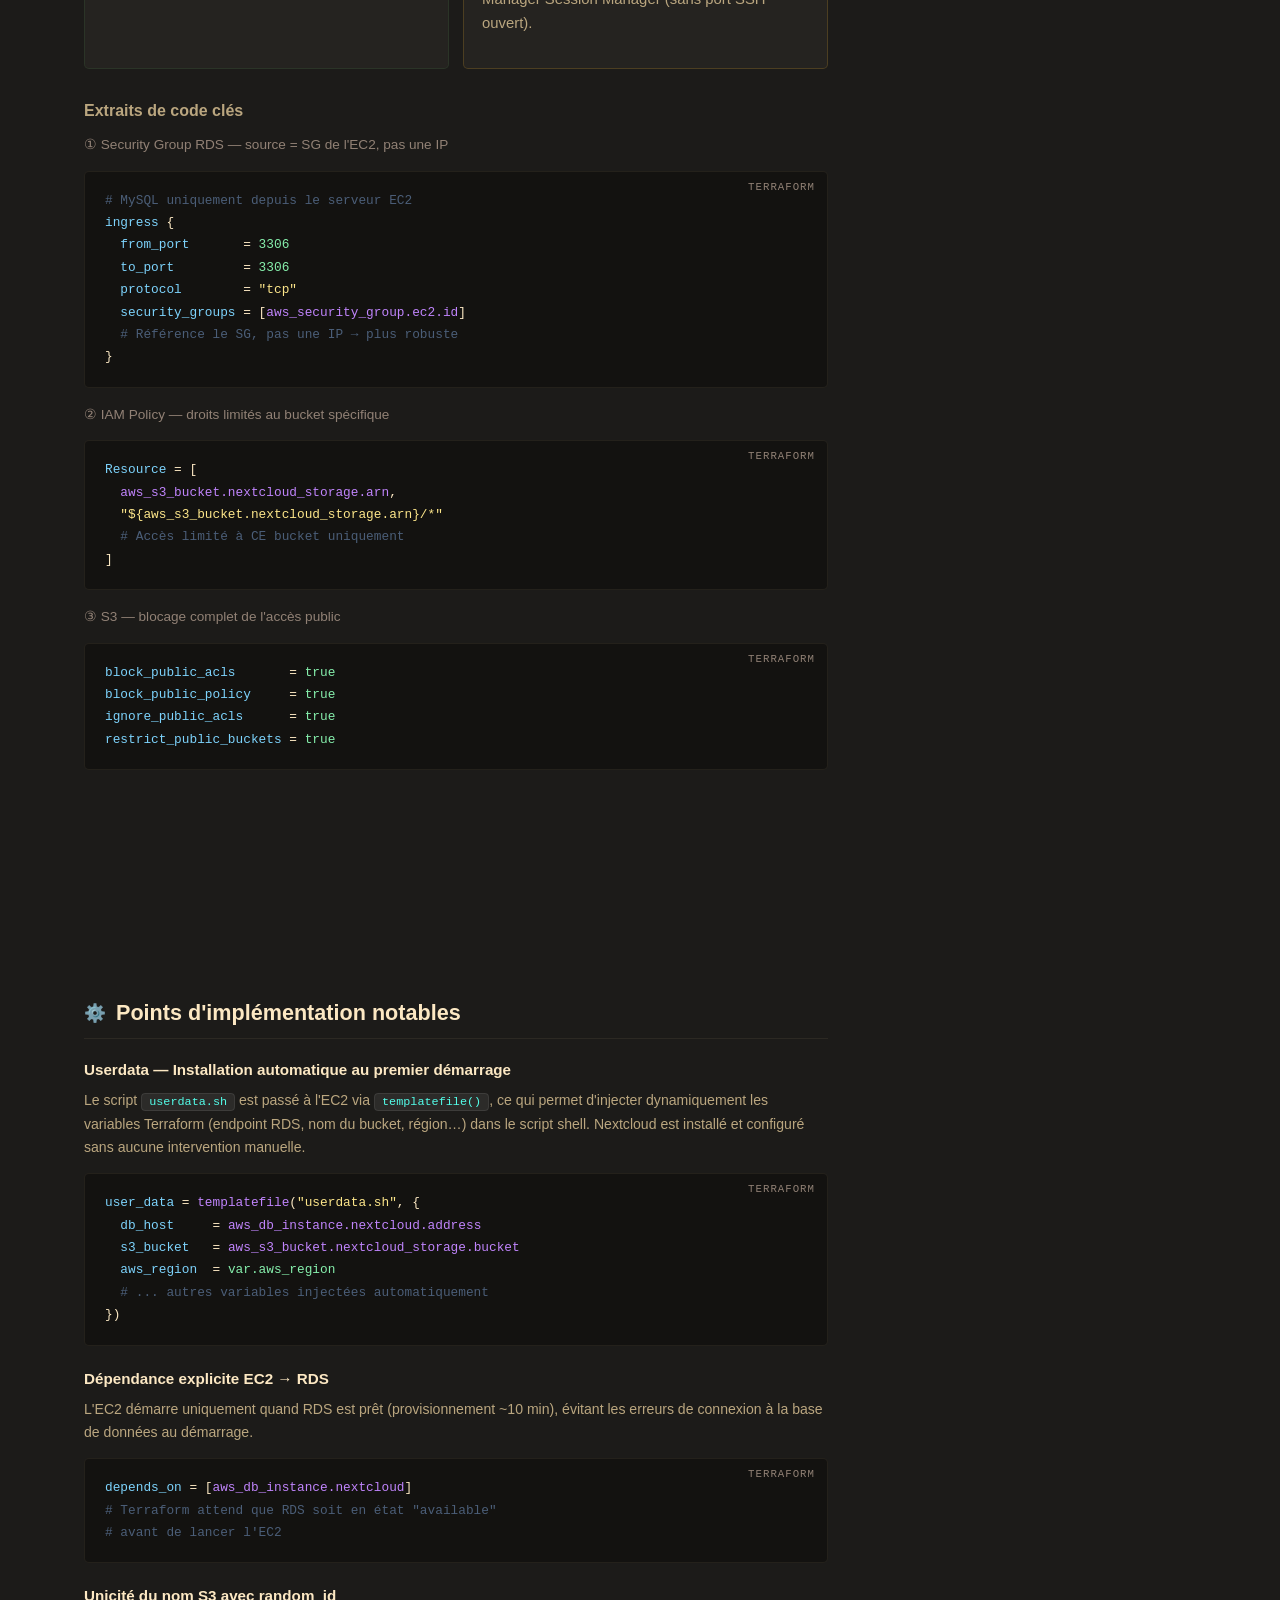
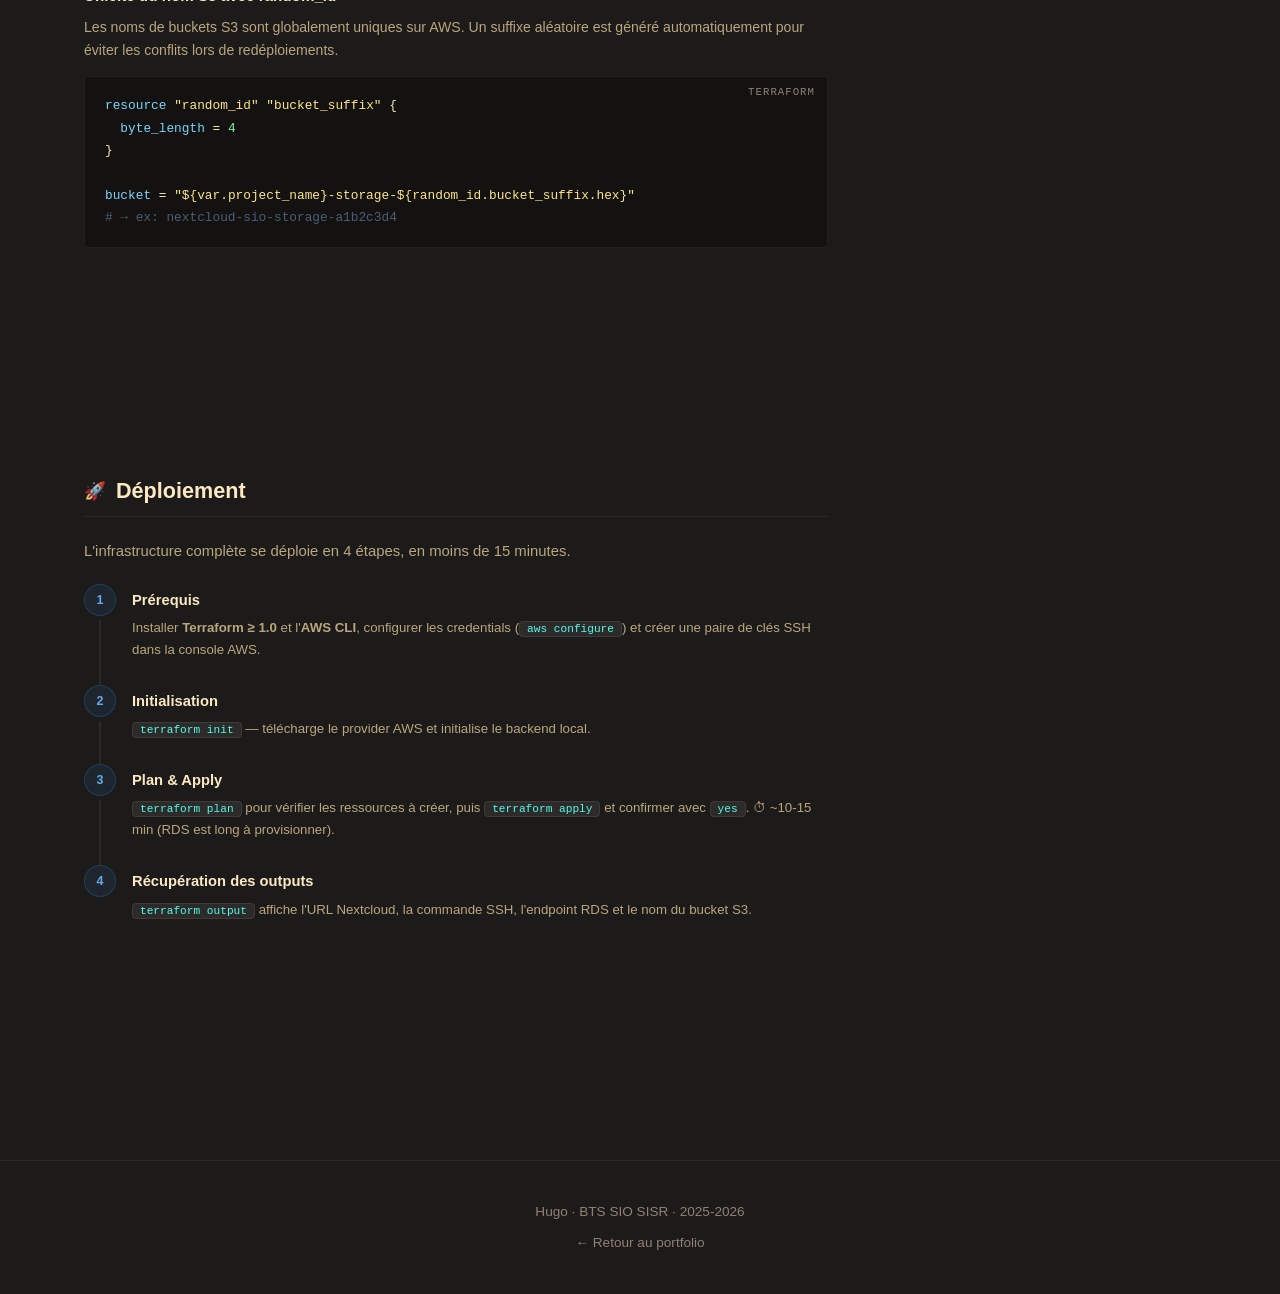
<file: projects/nextcloud-terraform.html>
<!DOCTYPE html>
<html lang="fr">
<head>
  <meta charset="UTF-8" />
  <meta name="viewport" content="width=device-width, initial-scale=1.0" />
  <title>Infrastructure 3-Tiers Nextcloud — Portfolio Hugo</title>
  <meta name="description" content="Déploiement automatisé d'une infrastructure AWS 3-tiers pour Nextcloud avec Terraform : EC2, RDS MySQL, S3, VPC, IAM." />
  <link rel="stylesheet" href="../css/style.css" />
</head>
<body>

  <!-- ===== NAVIGATION ===== -->
  <nav>
    <div class="container nav-inner">
      <span class="nav-logo">Hugo<span class="dot">.</span>DevOps</span>
      <ul class="nav-links">
        <li><a href="../index.html#projets">Projets</a></li>
        <li><a href="../index.html#competences">Compétences</a></li>
        <li><a href="https://github.com/HugoLeonardi/Nextcloud-terraform" target="_blank" rel="noopener">GitHub ↗</a></li>
      </ul>
    </div>
  </nav>

  <!-- ===== BACK ===== -->
  <div class="back-nav">
    <div class="container">
      <a href="../index.html" class="back-link">Retour au portfolio</a>
    </div>
  </div>

  <!-- ===== HERO ===== -->
  <header class="project-hero">
    <div class="container">
      <div class="project-meta">
        <span class="project-category">Infrastructure as Code</span>
        <div class="tags">
          <span class="tag tag-terraform">Terraform</span>
          <span class="tag tag-aws">AWS</span>
          <span class="tag tag-iac">IaC</span>
        </div>
      </div>
      <h1>Infrastructure 3-Tiers<br>Nextcloud sur AWS</h1>
      <p class="lead">
        Déploiement entièrement automatisé d'une solution de stockage cloud privé sur AWS.
        Une commande suffit à provisionner l'ensemble de l'infrastructure : réseau, serveur,
        base de données managée et stockage objet — sécurité intégrée dès la conception.
      </p>
      <div class="project-stats">
        <div>
          <div class="stat-value" style="color:var(--accent-green)">6</div>
          <div class="stat-label">Mesures de sécurité</div>
        </div>
        <div>
          <div class="stat-value" style="color:var(--accent-blue)">1 cmd</div>
          <div class="stat-label">Pour déployer</div>
        </div>
        <div>
          <div class="stat-value" style="color:var(--accent-purple)">7</div>
          <div class="stat-label">Ressources AWS</div>
        </div>
      </div>
    </div>
  </header>

  <!-- ===== BODY ===== -->
  <main class="project-body">
    <div class="container content-grid">

      <!-- ========== CONTENU PRINCIPAL ========== -->
      <div class="main-col">

        <!-- PRÉSENTATION -->
        <section class="content-section">
          <h2><span class="s-icon">📌</span> Présentation du projet</h2>
          <p>
            Ce projet déploie automatiquement <strong>Nextcloud</strong> — une solution de stockage
            et partage de fichiers open-source — sur AWS, en suivant une approche
            <strong>Infrastructure as Code (IaC)</strong> avec Terraform.
          </p>
          <p>
            L'objectif est double : démontrer la maîtrise du provisionnement cloud automatisé,
            et appliquer les bonnes pratiques de sécurité et d'optimisation des coûts dès la
            conception de l'architecture.
          </p>
          <ul class="prose">
            <li>Infrastructure entièrement reproductible, versionnée dans Git</li>
            <li>Déploiement ou destruction en une commande (<code>apply</code> / <code>destroy</code>)</li>
            <li>Aucune configuration manuelle post-déploiement grâce au script <code>userdata.sh</code></li>
            <li>Architecture 3-tiers respectant les principes de séparation des responsabilités</li>
          </ul>
          <div class="callout callout-info">
            <span class="callout-icon">ℹ️</span>
            <p><strong>Contexte :</strong> projet réalisé dans le cadre du BTS SIO SISR (épreuve E4/E5),
            région AWS <code>eu-west-3</code> (Paris). Stack : Terraform ≥ 1.0 · AWS Provider ~5.0.</p>
          </div>
        </section>

        <!-- ARCHITECTURE -->
        <section class="content-section">
          <h2><span class="s-icon">🏗️</span> Architecture 3-Tiers</h2>
          <p>
            L'infrastructure est organisée en trois couches indépendantes, isolées par des
            Security Groups et des sous-réseaux dédiés. Seul le serveur web est exposé à Internet ;
            la base de données et le stockage restent inaccessibles depuis l'extérieur.
          </p>

          <div class="arch-diagram">
            <p class="arch-title">Schéma d'infrastructure — AWS eu-west-3 (Paris)</p>

            <div class="arch-internet">
              🌐 Internet
            </div>
            <div style="text-align:center;color:var(--text-muted);font-size:0.85rem;margin-bottom:10px;">
              ↓ HTTP/HTTPS/SSH
            </div>

            <div class="arch-aws">
              <div class="arch-aws-label">☁️ AWS Cloud — eu-west-3</div>

              <div class="arch-vpc">
                <div class="arch-vpc-label">VPC — 10.0.0.0/16</div>
                <div class="arch-row">

                  <!-- Tier 1 -->
                  <div class="arch-subnet arch-subnet-public">
                    <div class="arch-subnet-label">Tier 1 · Subnet Public · 10.0.1.0/24</div>
                    <div class="arch-svc">
                      <span>🖥️</span>
                      <div>
                        <strong>EC2 t3.small</strong><br>
                        <span style="font-size:0.75rem;color:var(--text-muted)">Apache · Nextcloud</span>
                      </div>
                    </div>
                  </div>

                  <!-- Tier 3 -->
                  <div class="arch-subnet arch-subnet-private">
                    <div class="arch-subnet-label">Tier 3 · Subnets Privés · 2 AZ</div>
                    <div class="arch-svc">
                      <span>🗄️</span>
                      <div>
                        <strong>RDS MySQL 8.0</strong><br>
                        <span style="font-size:0.75rem;color:var(--text-muted)">db.t3.micro · Backups 7j</span>
                      </div>
                    </div>
                    <div class="arch-svc" style="margin-top:6px;opacity:.55;font-size:0.75rem;justify-content:center;">
                      Subnet failover — 10.0.3.0/24
                    </div>
                  </div>
                </div>
              </div>

              <!-- Tier 2 : S3 -->
              <div class="arch-s3">
                <span>🪣</span>
                <div>
                  <strong>Tier 2 · S3 Bucket</strong> — Stockage fichiers Nextcloud<br>
                  <span style="font-size:0.75rem;color:var(--text-muted)">
                    Accès via IAM Role (aucune clé stockée) · Chiffrement AES-256 · Accès public bloqué
                  </span>
                </div>
              </div>
            </div>

            <!-- Règles de flux -->
            <div class="arch-flows" style="margin-top:18px;">
              <div class="arch-flow-item"><span class="flow-allow">✔ ALLOW</span> Internet → EC2 (80, 443, 22)</div>
              <div class="arch-flow-item"><span class="flow-deny">✘ DENY</span>  Internet → RDS (bloqué)</div>
              <div class="arch-flow-item"><span class="flow-allow">✔ ALLOW</span> EC2 → RDS (3306, interne VPC)</div>
              <div class="arch-flow-item"><span class="flow-deny">✘ DENY</span>  Internet → S3 (accès public bloqué)</div>
              <div class="arch-flow-item"><span class="flow-allow">✔ ALLOW</span> EC2 → S3 (via IAM Role uniquement)</div>
              <div class="arch-flow-item"><span class="flow-deny">✘ DENY</span>  RDS → Internet (pas de route)</div>
            </div>
          </div>

          <div class="callout callout-success">
            <span class="callout-icon">✅</span>
            <p><strong>Principe de séparation des tiers :</strong> le serveur applicatif est le seul point d'entrée.
            La base de données et le stockage n'ont aucune surface d'attaque exposée à Internet.</p>
          </div>
        </section>

        <!-- SÉCURITÉ -->
        <section class="content-section">
          <h2><span class="s-icon">🔒</span> Sécurité</h2>
          <p>
            La sécurité est intégrée à l'architecture, pas ajoutée après coup.
            Six mesures concrètes ont été implémentées, couvrant l'isolation réseau,
            la gestion des identités et le chiffrement des données.
          </p>

          <div class="security-grid">
            <div class="sec-card">
              <div class="sec-head">
                <div class="sec-icon">🌐</div>
                <div class="sec-title">Isolation réseau (VPC)</div>
              </div>
              <p class="sec-desc">
                Infrastructure déployée dans un VPC dédié (<code>10.0.0.0/16</code>).
                RDS placé dans des subnets privés sans route vers Internet.
                Seul l'EC2 est dans le subnet public.
              </p>
            </div>

            <div class="sec-card">
              <div class="sec-head">
                <div class="sec-icon">🛡️</div>
                <div class="sec-title">Security Groups — Moindre privilège</div>
              </div>
              <p class="sec-desc">
                Le Security Group de RDS n'autorise que le port <code>3306</code>
                en provenance du Security Group EC2 (pas d'une IP). Toute autre
                connexion est refusée par défaut.
              </p>
            </div>

            <div class="sec-card">
              <div class="sec-head">
                <div class="sec-icon">🔑</div>
                <div class="sec-title">IAM Role — Sans credentials stockés</div>
              </div>
              <p class="sec-desc">
                L'EC2 accède à S3 via un IAM Role (Instance Profile), sans clé
                d'accès hardcodée. Les permissions sont limitées aux actions
                nécessaires (<code>GetObject</code>, <code>PutObject</code>,
                <code>DeleteObject</code>, <code>ListBucket</code>) sur le bucket
                spécifique uniquement.
              </p>
            </div>

            <div class="sec-card">
              <div class="sec-head">
                <div class="sec-icon">🔐</div>
                <div class="sec-title">Chiffrement S3 (AES-256)</div>
              </div>
              <p class="sec-desc">
                Chiffrement serveur activé sur le bucket (<code>SSE-S3 AES-256</code>).
                Accès public entièrement bloqué via <code>aws_s3_bucket_public_access_block</code>
                (4 paramètres à <code>true</code>).
              </p>
            </div>

            <div class="sec-card">
              <div class="sec-head">
                <div class="sec-icon">💽</div>
                <div class="sec-title">Volume EC2 chiffré (gp3)</div>
              </div>
              <p class="sec-desc">
                Le disque racine de l'instance EC2 est chiffré (<code>encrypted = true</code>),
                en type <code>gp3</code> pour de meilleures performances sans surcoût.
              </p>
            </div>

            <div class="sec-card warn">
              <div class="sec-head">
                <div class="sec-icon">⚠️</div>
                <div class="sec-title">SSH — À restreindre en production</div>
              </div>
              <p class="sec-desc">
                En environnement de lab, le port 22 est ouvert sur <code>0.0.0.0/0</code>.
                En production, il faut remplacer par <code>VOTRE_IP/32</code>
                ou utiliser AWS Systems Manager Session Manager (sans port SSH ouvert).
              </p>
            </div>
          </div>

          <h3 style="margin-top:32px;margin-bottom:14px;font-size:1rem;color:var(--text-secondary);">
            Extraits de code clés
          </h3>

          <!-- SG RDS référence le SG EC2 -->
          <p style="font-size:0.85rem;color:var(--text-muted);margin-bottom:4px;">
            ① Security Group RDS — source = SG de l'EC2, pas une IP
          </p>
          <div class="code-block">
            <span class="code-lang">terraform</span>
            <pre><span class="code-comment"># MySQL uniquement depuis le serveur EC2</span>
<span class="code-key">ingress</span> {
  <span class="code-key">from_port</span>       = <span class="code-val">3306</span>
  <span class="code-key">to_port</span>         = <span class="code-val">3306</span>
  <span class="code-key">protocol</span>        = <span class="code-str">"tcp"</span>
  <span class="code-key">security_groups</span> = [<span class="code-fn">aws_security_group.ec2.id</span>]
  <span class="code-comment"># Référence le SG, pas une IP → plus robuste</span>
}</pre>
          </div>

          <!-- IAM policy scopée au bucket -->
          <p style="font-size:0.85rem;color:var(--text-muted);margin-bottom:4px;margin-top:16px;">
            ② IAM Policy — droits limités au bucket spécifique
          </p>
          <div class="code-block">
            <span class="code-lang">terraform</span>
            <pre><span class="code-key">Resource</span> = [
  <span class="code-fn">aws_s3_bucket.nextcloud_storage.arn</span>,
  <span class="code-str">"${aws_s3_bucket.nextcloud_storage.arn}/*"</span>
  <span class="code-comment"># Accès limité à CE bucket uniquement</span>
]</pre>
          </div>

          <!-- S3 Public Access Block -->
          <p style="font-size:0.85rem;color:var(--text-muted);margin-bottom:4px;margin-top:16px;">
            ③ S3 — blocage complet de l'accès public
          </p>
          <div class="code-block">
            <span class="code-lang">terraform</span>
            <pre><span class="code-key">block_public_acls</span>       = <span class="code-val">true</span>
<span class="code-key">block_public_policy</span>     = <span class="code-val">true</span>
<span class="code-key">ignore_public_acls</span>      = <span class="code-val">true</span>
<span class="code-key">restrict_public_buckets</span> = <span class="code-val">true</span></pre>
          </div>
        </section>

        <!-- IMPLÉMENTATION CLÉS -->
        <section class="content-section">
          <h2><span class="s-icon">⚙️</span> Points d'implémentation notables</h2>

          <h3 style="margin-bottom:10px;font-size:0.95rem;">Userdata — Installation automatique au premier démarrage</h3>
          <p style="font-size:0.88rem;">
            Le script <code>userdata.sh</code> est passé à l'EC2 via <code>templatefile()</code>,
            ce qui permet d'injecter dynamiquement les variables Terraform (endpoint RDS, nom du
            bucket, région…) dans le script shell. Nextcloud est installé et configuré sans
            aucune intervention manuelle.
          </p>
          <div class="code-block">
            <span class="code-lang">terraform</span>
            <pre><span class="code-key">user_data</span> = <span class="code-fn">templatefile</span>(<span class="code-str">"userdata.sh"</span>, {
  <span class="code-key">db_host</span>     = <span class="code-fn">aws_db_instance.nextcloud.address</span>
  <span class="code-key">s3_bucket</span>   = <span class="code-fn">aws_s3_bucket.nextcloud_storage.bucket</span>
  <span class="code-key">aws_region</span>  = <span class="code-val">var.aws_region</span>
  <span class="code-comment"># ... autres variables injectées automatiquement</span>
})</pre>
          </div>

          <h3 style="margin-bottom:10px;margin-top:24px;font-size:0.95rem;">Dépendance explicite EC2 → RDS</h3>
          <p style="font-size:0.88rem;">
            L'EC2 démarre uniquement quand RDS est prêt (provisionnement ~10 min),
            évitant les erreurs de connexion à la base de données au démarrage.
          </p>
          <div class="code-block">
            <span class="code-lang">terraform</span>
            <pre><span class="code-key">depends_on</span> = [<span class="code-fn">aws_db_instance.nextcloud</span>]
<span class="code-comment"># Terraform attend que RDS soit en état "available"</span>
<span class="code-comment"># avant de lancer l'EC2</span></pre>
          </div>

          <h3 style="margin-bottom:10px;margin-top:24px;font-size:0.95rem;">Unicité du nom S3 avec random_id</h3>
          <p style="font-size:0.88rem;">
            Les noms de buckets S3 sont globalement uniques sur AWS. Un suffixe aléatoire
            est généré automatiquement pour éviter les conflits lors de redéploiements.
          </p>
          <div class="code-block">
            <span class="code-lang">terraform</span>
            <pre><span class="code-key">resource</span> <span class="code-str">"random_id"</span> <span class="code-str">"bucket_suffix"</span> {
  <span class="code-key">byte_length</span> = <span class="code-val">4</span>
}

<span class="code-key">bucket</span> = <span class="code-str">"${var.project_name}-storage-${random_id.bucket_suffix.hex}"</span>
<span class="code-comment"># → ex: nextcloud-sio-storage-a1b2c3d4</span></pre>
          </div>
        </section>

        <!-- DÉPLOIEMENT -->
        <section class="content-section">
          <h2><span class="s-icon">🚀</span> Déploiement</h2>
          <p>L'infrastructure complète se déploie en 4 étapes, en moins de 15 minutes.</p>

          <div class="steps">
            <div class="step">
              <div class="step-num">1</div>
              <div class="step-body">
                <div class="step-title">Prérequis</div>
                <div class="step-desc">
                  Installer <strong>Terraform ≥ 1.0</strong> et l'<strong>AWS CLI</strong>,
                  configurer les credentials (<code>aws configure</code>) et créer
                  une paire de clés SSH dans la console AWS.
                </div>
              </div>
            </div>
            <div class="step">
              <div class="step-num">2</div>
              <div class="step-body">
                <div class="step-title">Initialisation</div>
                <div class="step-desc">
                  <code>terraform init</code> — télécharge le provider AWS
                  et initialise le backend local.
                </div>
              </div>
            </div>
            <div class="step">
              <div class="step-num">3</div>
              <div class="step-body">
                <div class="step-title">Plan &amp; Apply</div>
                <div class="step-desc">
                  <code>terraform plan</code> pour vérifier les ressources à créer,
                  puis <code>terraform apply</code> et confirmer avec <code>yes</code>.
                  ⏱ ~10-15 min (RDS est long à provisionner).
                </div>
              </div>
            </div>
            <div class="step">
              <div class="step-num">4</div>
              <div class="step-body">
                <div class="step-title">Récupération des outputs</div>
                <div class="step-desc">
                  <code>terraform output</code> affiche l'URL Nextcloud, la commande SSH,
                  l'endpoint RDS et le nom du bucket S3.
                </div>
              </div>
            </div>
          </div>

        </section>

      </div><!-- / main-col -->

      <!-- ========== SIDEBAR ========== -->
      <aside class="sidebar">

        <div class="sidebar-card">
          <h4>Fiche technique</h4>
          <div class="s-list">
            <div class="s-item"><span class="s-key">Provider</span><span class="s-val">AWS eu-west-3</span></div>
            <div class="s-item"><span class="s-key">IaC</span><span class="s-val">Terraform ≥ 1.0</span></div>
            <div class="s-item"><span class="s-key">Serveur</span><span class="s-val">EC2 t3.small</span></div>
            <div class="s-item"><span class="s-key">OS</span><span class="s-val">Amazon Linux 2023</span></div>
            <div class="s-item"><span class="s-key">Base de données</span><span class="s-val">RDS MySQL 8.0</span></div>
            <div class="s-item"><span class="s-key">Stockage</span><span class="s-val">S3 Bucket</span></div>
            <div class="s-item"><span class="s-key">Serveur web</span><span class="s-val">Apache</span></div>
            <div class="s-item"><span class="s-key">Application</span><span class="s-val">Nextcloud</span></div>
          </div>
        </div>

        <div class="sidebar-card">
          <h4>Ressources AWS</h4>
          <div class="tags" style="gap:6px;">
            <span class="tag tag-vpc">VPC</span>
            <span class="tag tag-vpc">Subnets ×3</span>
            <span class="tag tag-vpc">Internet GW</span>
            <span class="tag tag-vpc">Route Table</span>
            <span class="tag tag-iam">Security Groups ×2</span>
            <span class="tag tag-ec2">EC2</span>
            <span class="tag tag-rds">RDS MySQL</span>
            <span class="tag tag-s3">S3 Bucket</span>
            <span class="tag tag-iam">IAM Role</span>
            <span class="tag tag-iam">IAM Policy</span>
            <span class="tag tag-iam">Instance Profile</span>
          </div>
        </div>

        <div class="sidebar-card">
          <h4>Sécurité — Résumé</h4>
          <div class="s-list">
            <div class="s-item">
              <span class="s-key">RDS exposé à Internet</span>
              <span style="color:var(--accent-green);font-weight:700;font-size:0.85rem;">✘ Non</span>
            </div>
            <div class="s-item">
              <span class="s-key">Credentials S3 stockés</span>
              <span style="color:var(--accent-green);font-weight:700;font-size:0.85rem;">✘ Non</span>
            </div>
            <div class="s-item">
              <span class="s-key">Chiffrement S3</span>
              <span style="color:var(--accent-green);font-weight:700;font-size:0.85rem;">✔ AES-256</span>
            </div>
            <div class="s-item">
              <span class="s-key">Chiffrement EC2</span>
              <span style="color:var(--accent-green);font-weight:700;font-size:0.85rem;">✔ gp3</span>
            </div>
            <div class="s-item">
              <span class="s-key">S3 accès public</span>
              <span style="color:var(--accent-green);font-weight:700;font-size:0.85rem;">✘ Bloqué</span>
            </div>
            <div class="s-item">
              <span class="s-key">SSH restreint (prod)</span>
              <span style="color:var(--accent-orange);font-weight:700;font-size:0.85rem;">⚠ À faire</span>
            </div>
          </div>
        </div>

        <div class="sidebar-card">
          <h4>Liens</h4>
          <div class="sidebar-links">
            <a href="https://github.com/HugoLeonardi/Nextcloud-terraform" target="_blank" rel="noopener" class="sidebar-link">
              <span class="link-icon">📂</span> Code source GitHub
            </a>
            <a href="https://registry.terraform.io/providers/hashicorp/aws/latest/docs" target="_blank" rel="noopener" class="sidebar-link">
              <span class="link-icon">📖</span> Terraform AWS Docs
            </a>
          </div>
        </div>

      </aside>

    </div><!-- / content-grid -->
  </main>

  <!-- ===== FOOTER ===== -->
  <footer>
    <div class="container">
      <p>Hugo · BTS SIO SISR · 2025-2026</p>
      <p style="margin-top:8px;">
        <a href="../index.html">← Retour au portfolio</a>
      </p>
    </div>
  </footer>

</body>
</html>
</file>
<file: css/style.css>
/* ===================================================================
   PORTFOLIO DEVOPS / CLOUD — Stylesheet
   =================================================================== */

/* ===== VARIABLES — Srcery Terminal Palette ===== */
:root {
  /* Srcery backgrounds */
  --bg-primary:    #1C1B19;
  --bg-secondary:  #161513;
  --bg-card:       #252320;
  --bg-card-hover: #2D2B27;
  --bg-code:       #131210;

  /* Srcery terminal colors */
  --red:     #EF2F27;  --bred:    #F75341;
  --green:   #519F50;  --bgreen:  #98BC37;
  --yellow:  #FBB829;  --byellow: #FED06E;
  --blue:    #2C78BF;  --bblue:   #68A8E4;
  --magenta: #E02C6D;  --bmag:    #FF5C8F;
  --cyan:    #0AAEB3;  --bcyan:   #53FDE9;

  /* Aliases sémantiques */
  --accent-blue:   #68A8E4;
  --accent-cyan:   #53FDE9;
  --accent-purple: #FF5C8F;
  --accent-green:  #98BC37;
  --accent-orange: #FED06E;
  --accent-red:    #F75341;

  /* Typographie Srcery */
  --text-primary:   #FCE8C3;
  --text-secondary: #BAA67F;
  --text-muted:     #918175;

  --border:        rgba(186,166,127,0.1);
  --border-hover:  rgba(186,166,127,0.2);

  --radius:    10px;
  --radius-sm:  5px;
  --shadow:    0 4px 20px rgba(0,0,0,0.5);
  --transition: 0.18s ease;
}

/* ===== RESET ===== */
*, *::before, *::after { box-sizing: border-box; margin: 0; padding: 0; }
html { scroll-behavior: smooth; }
body {
  background: var(--bg-primary);
  color: var(--text-primary);
  font-family: -apple-system, BlinkMacSystemFont, 'Segoe UI', Roboto, 'Helvetica Neue', sans-serif;
  line-height: 1.65;
  font-size: 16px;
}
a { color: var(--accent-blue); text-decoration: none; transition: color var(--transition); }
a:hover { color: var(--accent-cyan); }
ul { list-style: none; }
h1, h2, h3, h4 { line-height: 1.2; font-weight: 700; }
h1 { font-size: clamp(1.9rem, 4.5vw, 3.2rem); }
h2 { font-size: clamp(1.4rem, 3vw, 2rem); }
h3 { font-size: 1.1rem; }
p  { color: var(--text-secondary); }
code {
  background: rgba(255,255,255,0.07);
  border: 1px solid rgba(255,255,255,0.08);
  padding: 1px 7px;
  border-radius: 4px;
  font-family: 'Cascadia Code','JetBrains Mono','Fira Code',Consolas,monospace;
  font-size: 0.84em;
  color: var(--accent-cyan);
}
pre code { background: none; border: none; padding: 0; font-size: inherit; color: inherit; }

/* ===== LAYOUT ===== */
.container { max-width: 1160px; margin: 0 auto; padding: 0 24px; }

/* ===== NAVIGATION ===== */
nav {
  position: sticky; top: 0; z-index: 100;
  background: rgba(7,13,26,0.88);
  backdrop-filter: blur(14px);
  border-bottom: 1px solid var(--border);
  padding: 14px 0;
}
.nav-inner { display: flex; justify-content: space-between; align-items: center; }
.nav-logo {
  font-weight: 700; font-size: 1rem; color: var(--text-primary);
  display: flex; align-items: center; gap: 8px;
}
.nav-logo .dot { color: var(--accent-cyan); }
.nav-links { display: flex; gap: 28px; }
.nav-links a {
  color: var(--text-secondary); font-size: 0.88rem; font-weight: 500;
  transition: color var(--transition);
}
.nav-links a:hover { color: var(--text-primary); }

/* ===== HERO (LANDING) ===== */
.hero {
  padding: 96px 0 80px;
  position: relative; overflow: hidden;
}
.hero::before {
  content: '';
  position: absolute; top: -200px; left: -150px;
  width: 500px; height: 500px;
  background: radial-gradient(circle, rgba(44,120,191,.06) 0%, transparent 65%);
  pointer-events: none;
}
.hero::after {
  content: '';
  position: absolute; bottom: -80px; right: -80px;
  width: 360px; height: 360px;
  background: radial-gradient(circle, rgba(83,253,233,.04) 0%, transparent 65%);
  pointer-events: none;
}
.hero-badge {
  display: inline-flex; align-items: center; gap: 8px;
  background: rgba(44,120,191,.1);
  border: 1px solid rgba(44,120,191,.22);
  color: var(--accent-blue);
  padding: 5px 14px; border-radius: 100px;
  font-size: 0.82rem; font-weight: 600;
  margin-bottom: 24px;
}
.hero-badge .pulse {
  width: 6px; height: 6px; border-radius: 50%;
  background: var(--accent-blue);
  animation: pulse 2s infinite;
}
.hero h1 { margin-bottom: 16px; }
.hero h1 .gradient { color: var(--accent-cyan); }
.hero-sub {
  font-size: 1.1rem; color: var(--text-secondary);
  max-width: 580px; margin-bottom: 36px;
}
.hero-actions { display: flex; gap: 14px; flex-wrap: wrap; }

/* ===== BUTTONS ===== */
.btn {
  display: inline-flex; align-items: center; gap: 8px;
  padding: 11px 22px; border-radius: 7px;
  font-weight: 600; font-size: 0.9rem;
  transition: all var(--transition); cursor: pointer; border: none;
}
.btn-primary { background: var(--blue); color: var(--text-primary); }
.btn-primary:hover {
  background: var(--bblue); color: var(--bg-primary);
  transform: translateY(-1px);
  box-shadow: 0 4px 18px rgba(44,120,191,.4);
}
.btn-outline {
  background: transparent; color: var(--text-secondary);
  border: 1px solid var(--border-hover);
}
.btn-outline:hover {
  background: var(--bg-card); color: var(--text-primary);
  border-color: rgba(186,166,127,.3);
}

/* ===== SECTIONS ===== */
section { padding: 80px 0; }
.section-header { margin-bottom: 48px; }
.section-label {
  font-size: 0.75rem; font-weight: 700;
  text-transform: uppercase; letter-spacing: 2px;
  color: var(--accent-cyan); margin-bottom: 10px;
}
.section-header h2 { margin-bottom: 10px; }
.section-header p { max-width: 560px; }

/* ===== TAGS ===== */
.tags { display: flex; flex-wrap: wrap; gap: 7px; }
.tag {
  display: inline-flex; align-items: center;
  padding: 3px 10px; border-radius: 100px;
  font-size: 0.72rem; font-weight: 700; border: 1px solid;
  text-transform: uppercase; letter-spacing: .5px;
}
/* Tags — Srcery terminal colors */
.tag-terraform { background: rgba(224,44,109,.12); color: #FF5C8F; border-color: rgba(224,44,109,.28); }
.tag-aws       { background: rgba(251,184,41,.1);  color: #FED06E; border-color: rgba(251,184,41,.25); }
.tag-ec2       { background: rgba(251,184,41,.08); color: #FBB829; border-color: rgba(251,184,41,.2);  }
.tag-rds       { background: rgba(44,120,191,.12); color: #68A8E4; border-color: rgba(44,120,191,.28); }
.tag-s3        { background: rgba(81,159,80,.1);   color: #98BC37; border-color: rgba(81,159,80,.25);  }
.tag-iam       { background: rgba(239,47,39,.1);   color: #F75341; border-color: rgba(239,47,39,.22);  }
.tag-vpc       { background: rgba(10,174,179,.1);  color: #53FDE9; border-color: rgba(10,174,179,.22); }
.tag-iac       { background: rgba(224,44,109,.1);  color: #FF5C8F; border-color: rgba(224,44,109,.22); }
.tag-apache    { background: rgba(239,47,39,.08);  color: #F75341; border-color: rgba(239,47,39,.18);  }
.tag-mysql     { background: rgba(44,120,191,.1);  color: #68A8E4; border-color: rgba(44,120,191,.22); }
.tag-linux     { background: rgba(251,184,41,.08); color: #FBB829; border-color: rgba(251,184,41,.2);  }
.tag-docker    { background: rgba(36,150,237,.12); color: #2496ED; border-color: rgba(36,150,237,.28); }
.tag-caddy     { background: rgba(30,184,84,.1);   color: #1EB854; border-color: rgba(30,184,84,.25);  }
.tag-authelia  { background: rgba(168,85,247,.1);  color: #A855F7; border-color: rgba(168,85,247,.22); }
.tag-wireguard { background: rgba(247,83,65,.1);   color: #F75341; border-color: rgba(247,83,65,.22);  }

/* ===== PROJECT CARDS (landing) ===== */
.projects-grid {
  display: grid;
  grid-template-columns: repeat(auto-fill, minmax(340px, 1fr));
  gap: 24px;
}
.project-card {
  background: var(--bg-card);
  border: 1px solid var(--border);
  border-radius: var(--radius);
  padding: 28px;
  transition: all var(--transition);
  position: relative; overflow: hidden;
  display: flex; flex-direction: column;
}
.project-card::before {
  content: '';
  position: absolute; top: 0; left: 0; right: 0; height: 2px;
  background: linear-gradient(90deg, var(--accent-blue), var(--accent-purple));
  opacity: 0; transition: opacity var(--transition);
}
.project-card:hover {
  border-color: var(--border-hover);
  background: var(--bg-card-hover);
  transform: translateY(-3px);
  box-shadow: var(--shadow);
}
.project-card:hover::before { opacity: 1; }
.card-head { display: flex; justify-content: space-between; align-items: flex-start; margin-bottom: 18px; }
.card-icon {
  width: 46px; height: 46px;
  background: rgba(59,130,246,.1);
  border: 1px solid rgba(59,130,246,.2);
  border-radius: 10px;
  display: flex; align-items: center; justify-content: center;
  font-size: 1.3rem;
}
.card-status {
  display: flex; align-items: center; gap: 6px;
  font-size: 0.75rem; color: var(--accent-green); font-weight: 600;
}
.card-status .dot {
  width: 6px; height: 6px; background: var(--accent-green);
  border-radius: 50%; animation: pulse 2s infinite;
}
.card-title { font-size: 1.1rem; font-weight: 700; margin-bottom: 8px; }
.card-desc  { font-size: 0.88rem; color: var(--text-secondary); margin-bottom: 20px; line-height: 1.65; }
.card-highlights { display: flex; flex-direction: column; gap: 7px; margin-bottom: 20px; }
.hi { display: flex; align-items: center; gap: 9px; font-size: 0.84rem; color: var(--text-secondary); }
.hi .hi-icon { font-size: 0.95rem; flex-shrink: 0; }
.card-tags { margin-bottom: 22px; }
.card-footer { display: flex; gap: 10px; margin-top: auto; }
.card-link {
  display: inline-flex; align-items: center; gap: 6px;
  padding: 8px 16px; border-radius: 6px;
  font-size: 0.84rem; font-weight: 600;
  transition: all var(--transition);
}
.card-link-primary {
  background: rgba(44,120,191,.12); color: var(--accent-blue);
  border: 1px solid rgba(44,120,191,.25);
}
.card-link-primary:hover { background: var(--blue); color: var(--text-primary); }
.card-link-ghost {
  background: transparent; color: var(--text-muted);
  border: 1px solid var(--border);
}
.card-link-ghost:hover { background: var(--bg-card-hover); color: var(--text-secondary); border-color: var(--border-hover); }

/* Coming soon card */
.card-soon { opacity: .55; cursor: default; pointer-events: none; }
.card-soon:hover { transform: none; box-shadow: none; border-color: var(--border); }

/* ===== SKILLS (landing) ===== */
.skills-grid {
  display: grid;
  grid-template-columns: repeat(auto-fill, minmax(170px, 1fr));
  gap: 12px;
}
.skill-item {
  background: var(--bg-card);
  border: 1px solid var(--border);
  border-radius: var(--radius-sm);
  padding: 14px 16px;
  display: flex; align-items: center; gap: 12px;
  transition: all var(--transition);
}
.skill-item:hover { border-color: var(--border-hover); background: var(--bg-card-hover); }
.skill-icon { font-size: 1.4rem; }
.skill-name { font-size: 0.88rem; font-weight: 600; }
.skill-lvl  { font-size: 0.72rem; color: var(--text-muted); margin-top: 1px; }

/* ===== FOOTER ===== */
footer {
  padding: 40px 0; border-top: 1px solid var(--border);
  text-align: center;
}
footer p { font-size: 0.85rem; color: var(--text-muted); }
footer a { color: var(--text-muted); }
footer a:hover { color: var(--accent-cyan); }

/* ==================================================================
   PROJECT PAGE
   ================================================================== */

/* Back nav */
.back-nav { padding: 18px 0; border-bottom: 1px solid var(--border); }
.back-link {
  display: inline-flex; align-items: center; gap: 8px;
  color: var(--text-secondary); font-size: 0.88rem; font-weight: 500;
  transition: color var(--transition);
}
.back-link:hover { color: var(--text-primary); }
.back-link::before { content: '←'; }

/* Project hero */
.project-hero {
  padding: 56px 0 48px;
  border-bottom: 1px solid var(--border);
}
.project-meta { display: flex; align-items: center; gap: 10px; margin-bottom: 18px; flex-wrap: wrap; }
.project-category {
  background: rgba(44,120,191,.1);
  border: 1px solid rgba(44,120,191,.22);
  color: var(--accent-blue);
  padding: 4px 12px; border-radius: 100px;
  font-size: 0.78rem; font-weight: 700;
  text-transform: uppercase; letter-spacing: 1px;
}
.project-hero h1 { margin-bottom: 16px; }
.project-hero .lead {
  font-size: 1.05rem; color: var(--text-secondary);
  max-width: 680px; margin-bottom: 32px;
}
.project-stats { display: flex; gap: 36px; flex-wrap: wrap; }
.stat-value { font-size: 1.5rem; font-weight: 700; }
.stat-label { font-size: 0.75rem; color: var(--text-muted); text-transform: uppercase; letter-spacing: 1px; margin-top: 2px; }

/* Two-column layout */
.project-body { padding: 56px 0 80px; }
.content-grid {
  display: grid;
  grid-template-columns: 1fr 320px;
  gap: 48px;
  align-items: start;
}
.main-col { min-width: 0; }

/* Sidebar */
.sidebar { display: flex; flex-direction: column; gap: 20px; position: sticky; top: 76px; }
.sidebar-card {
  background: var(--bg-card);
  border: 1px solid var(--border);
  border-radius: var(--radius);
  padding: 22px;
}
.sidebar-card h4 {
  font-size: 0.75rem; font-weight: 700;
  text-transform: uppercase; letter-spacing: 1.5px;
  color: var(--text-muted); margin-bottom: 14px;
}
.s-list { display: flex; flex-direction: column; gap: 0; }
.s-item {
  display: flex; justify-content: space-between; align-items: center;
  padding: 8px 0;
  border-bottom: 1px solid var(--border);
  font-size: 0.86rem;
}
.s-item:last-child { border-bottom: none; }
.s-key { color: var(--text-muted); }
.s-val { color: var(--text-primary); font-weight: 500; text-align: right; max-width: 55%; }
.sidebar-links { display: flex; flex-direction: column; gap: 8px; }
.sidebar-link {
  display: flex; align-items: center; gap: 9px;
  padding: 10px 14px; border-radius: 7px;
  background: var(--bg-secondary);
  border: 1px solid var(--border);
  color: var(--text-secondary); font-size: 0.86rem; font-weight: 500;
  transition: all var(--transition);
}
.sidebar-link:hover { border-color: var(--border-hover); color: var(--text-primary); background: var(--bg-card-hover); }
.sidebar-link .link-icon { font-size: 1rem; }

/* Content sections */
.content-section { margin-bottom: 56px; }
.content-section h2 {
  font-size: 1.35rem; margin-bottom: 22px;
  padding-bottom: 12px; border-bottom: 1px solid var(--border);
  display: flex; align-items: center; gap: 10px;
}
.content-section h2 .s-icon { font-size: 1.1rem; opacity: .9; }
.content-section p { margin-bottom: 14px; font-size: 0.93rem; }
.content-section ul.prose { display: flex; flex-direction: column; gap: 6px; margin-bottom: 14px; }
.content-section ul.prose li {
  font-size: 0.9rem; color: var(--text-secondary);
  display: flex; align-items: flex-start; gap: 8px;
}
.content-section ul.prose li::before { content: '→'; color: var(--accent-cyan); flex-shrink: 0; }

/* Architecture diagram */
.arch-diagram {
  background: var(--bg-card);
  border: 1px solid var(--border);
  border-radius: var(--radius);
  padding: 28px; margin: 24px 0;
}
.arch-title { font-size: 0.75rem; font-weight: 700; text-transform: uppercase; letter-spacing: 1.5px; color: var(--text-muted); margin-bottom: 20px; }
.arch-aws {
  border: 1.5px dashed rgba(255,153,0,.3);
  border-radius: 10px; padding: 18px; position: relative;
}
.arch-aws-label {
  position: absolute; top: -11px; left: 16px;
  background: var(--bg-card); padding: 1px 10px;
  font-size: 0.73rem; font-weight: 700;
  color: #fbbf24; border-radius: 4px;
  display: flex; align-items: center; gap: 5px;
}
.arch-vpc {
  border: 1px solid rgba(6,182,212,.22);
  border-radius: 8px; padding: 16px; position: relative; margin-bottom: 14px;
}
.arch-vpc-label {
  position: absolute; top: -9px; left: 14px;
  background: var(--bg-card); padding: 1px 8px;
  font-size: 0.7rem; color: #22d3ee; border-radius: 3px; font-weight: 600;
}
.arch-row { display: flex; gap: 12px; margin-top: 6px; flex-wrap: wrap; }
.arch-subnet {
  flex: 1; min-width: 130px;
  border-radius: 7px; padding: 12px; position: relative;
}
.arch-subnet-public  { border: 1px solid rgba(34,197,94,.28);  background: rgba(34,197,94,.04); }
.arch-subnet-private { border: 1px solid rgba(239,68,68,.2);   background: rgba(239,68,68,.03); }
.arch-subnet-label {
  font-size: 0.68rem; font-weight: 700; text-transform: uppercase;
  letter-spacing: .8px; margin-bottom: 9px;
}
.arch-subnet-public  .arch-subnet-label { color: #4ade80; }
.arch-subnet-private .arch-subnet-label { color: #fca5a5; }
.arch-svc {
  background: var(--bg-secondary);
  border: 1px solid var(--border);
  border-radius: 5px; padding: 8px 10px;
  display: flex; align-items: center; gap: 7px;
  font-size: 0.8rem; color: var(--text-primary); font-weight: 500;
  margin-bottom: 6px;
}
.arch-svc:last-child { margin-bottom: 0; }
.arch-s3 {
  border: 1px solid rgba(34,197,94,.22);
  border-radius: 7px; padding: 11px 14px;
  display: flex; align-items: center; gap: 9px;
  background: rgba(34,197,94,.04);
  font-size: 0.82rem; color: var(--text-primary); font-weight: 500;
  margin-top: 12px;
}
.arch-internet {
  display: flex; align-items: center; justify-content: center;
  gap: 8px; padding: 10px 0; margin-bottom: 12px;
  font-size: 0.85rem; color: var(--text-secondary); font-weight: 500;
}
.arch-arrow { color: var(--text-muted); font-size: 0.8rem; }

/* Traffic flow legend */
.arch-flows {
  margin-top: 18px;
  display: grid; grid-template-columns: 1fr 1fr; gap: 6px;
}
.arch-flow-item {
  display: flex; align-items: center; gap: 8px;
  font-size: 0.78rem; color: var(--text-secondary);
  background: var(--bg-secondary);
  border: 1px solid var(--border);
  border-radius: 5px; padding: 6px 10px;
}
.flow-allow { color: var(--accent-green); font-weight: 700; font-size: 0.7rem; }
.flow-deny  { color: var(--accent-red);   font-weight: 700; font-size: 0.7rem; }

/* Security cards */
.security-grid {
  display: grid;
  grid-template-columns: repeat(auto-fill, minmax(270px, 1fr));
  gap: 14px; margin-top: 22px;
}
.sec-card {
  background: var(--bg-card);
  border: 1px solid rgba(81,159,80,.14);
  border-radius: var(--radius-sm);
  padding: 18px; transition: all var(--transition);
}
.sec-card:hover { border-color: rgba(81,159,80,.28); background: var(--bg-card-hover); }
.sec-card.warn { border-color: rgba(251,184,41,.18); }
.sec-card.warn:hover { border-color: rgba(251,184,41,.32); }
.sec-head { display: flex; align-items: center; gap: 10px; margin-bottom: 8px; }
.sec-icon {
  width: 34px; height: 34px;
  background: rgba(81,159,80,.1); border-radius: 7px;
  display: flex; align-items: center; justify-content: center;
  font-size: 0.95rem; flex-shrink: 0;
}
.sec-card.warn .sec-icon { background: rgba(251,184,41,.1); }
.sec-title { font-size: 0.92rem; font-weight: 700; color: var(--text-primary); }
.sec-desc  { font-size: 0.83rem; color: var(--text-secondary); line-height: 1.6; }

/* Cost table */
.cost-table {
  width: 100%; border-collapse: collapse;
  margin-top: 22px; font-size: 0.88rem;
}
.cost-table th {
  background: var(--bg-card); padding: 11px 16px; text-align: left;
  font-size: 0.75rem; font-weight: 700; text-transform: uppercase;
  letter-spacing: 1px; color: var(--text-muted);
  border-bottom: 1px solid var(--border);
}
.cost-table td {
  padding: 11px 16px; border-bottom: 1px solid var(--border);
  color: var(--text-secondary);
}
.cost-table tr:hover td { background: var(--bg-card); }
.cost-table .total td {
  font-weight: 700; color: var(--text-primary);
  border-top: 2px solid var(--border-hover); border-bottom: none; font-size: 0.95rem;
}
.cost-amount { color: var(--accent-orange) !important; font-weight: 600 !important; }
.cost-total  { color: #f59e0b !important; font-weight: 800 !important; font-size: 1.05rem !important; }
.cost-note   { font-size: 0.78rem; color: var(--text-muted) !important; font-style: italic; }
.cost-tips {
  margin-top: 18px;
  background: rgba(81,159,80,.06);
  border: 1px solid rgba(81,159,80,.15);
  border-radius: var(--radius-sm); padding: 16px 18px;
}
.cost-tips h4 {
  font-size: 0.88rem; color: var(--bgreen);
  margin-bottom: 10px; display: flex; align-items: center; gap: 7px;
}
.cost-tips li {
  font-size: 0.83rem; color: var(--text-secondary);
  display: flex; align-items: flex-start; gap: 8px; margin-bottom: 5px;
}
.cost-tips li::before { content: '→'; color: var(--bgreen); flex-shrink: 0; }

/* Code blocks */
.code-block {
  background: var(--bg-code);
  border: 1px solid var(--border);
  border-radius: var(--radius-sm);
  padding: 18px 20px; margin: 14px 0;
  overflow-x: auto; position: relative;
}
.code-block pre {
  font-family: 'Cascadia Code','JetBrains Mono','Fira Code',Consolas,monospace;
  font-size: 0.8rem; line-height: 1.75;
  color: var(--text-primary); white-space: pre;
}
.code-block .code-lang {
  position: absolute; top: 7px; right: 12px;
  font-size: 0.67rem; color: var(--text-muted);
  font-family: monospace; text-transform: uppercase; letter-spacing: 1px;
}
.code-comment { color: #4b5e78; }
.code-key     { color: #7dd3fc; }
.code-val     { color: #86efac; }
.code-str     { color: #fde68a; }
.code-fn      { color: #c084fc; }

/* Callouts */
.callout {
  border-radius: var(--radius-sm); padding: 14px 18px;
  margin: 14px 0; display: flex; gap: 12px;
  font-size: 0.88rem; line-height: 1.6;
}
.callout-info    { background: rgba(44,120,191,.07);  border: 1px solid rgba(44,120,191,.18); }
.callout-warn    { background: rgba(251,184,41,.07);  border: 1px solid rgba(251,184,41,.18); }
.callout-success { background: rgba(81,159,80,.07);   border: 1px solid rgba(81,159,80,.18);  }
.callout-icon    { font-size: 1rem; flex-shrink: 0; margin-top: 1px; }
.callout p       { color: var(--text-secondary); margin: 0; }
.callout strong  { color: var(--text-primary); }

/* Deployment steps */
.steps { display: flex; flex-direction: column; margin-top: 20px; }
.step  { display: flex; gap: 16px; padding-bottom: 24px; position: relative; }
.step::before {
  content: '';
  position: absolute; left: 15px; top: 36px; bottom: 0;
  width: 2px; background: var(--border);
}
.step:last-child::before { display: none; }
.step-num {
  width: 32px; height: 32px;
  background: rgba(44,120,191,.13);
  border: 1px solid rgba(44,120,191,.3);
  border-radius: 50%;
  display: flex; align-items: center; justify-content: center;
  font-size: 0.78rem; font-weight: 800; color: var(--accent-blue);
  flex-shrink: 0;
}
.step-body  { flex: 1; padding-top: 4px; }
.step-title { font-weight: 700; color: var(--text-primary); font-size: 0.92rem; margin-bottom: 5px; }
.step-desc  { font-size: 0.83rem; color: var(--text-secondary); }

/* ===== ANIMATIONS ===== */
@keyframes pulse { 0%,100% { opacity:1; } 50% { opacity:.35; } }

/* ===== RESPONSIVE ===== */
@media (max-width: 900px) {
  .content-grid { grid-template-columns: 1fr; }
  .sidebar { position: static; }
}
@media (max-width: 768px) {
  .hero { padding: 60px 0 48px; }
  .projects-grid { grid-template-columns: 1fr; }
  .nav-links { display: none; }
  .security-grid { grid-template-columns: 1fr; }
  .arch-flows { grid-template-columns: 1fr; }
  .project-stats { gap: 24px; }
  .arch-row { flex-direction: column; }
}
</file>
